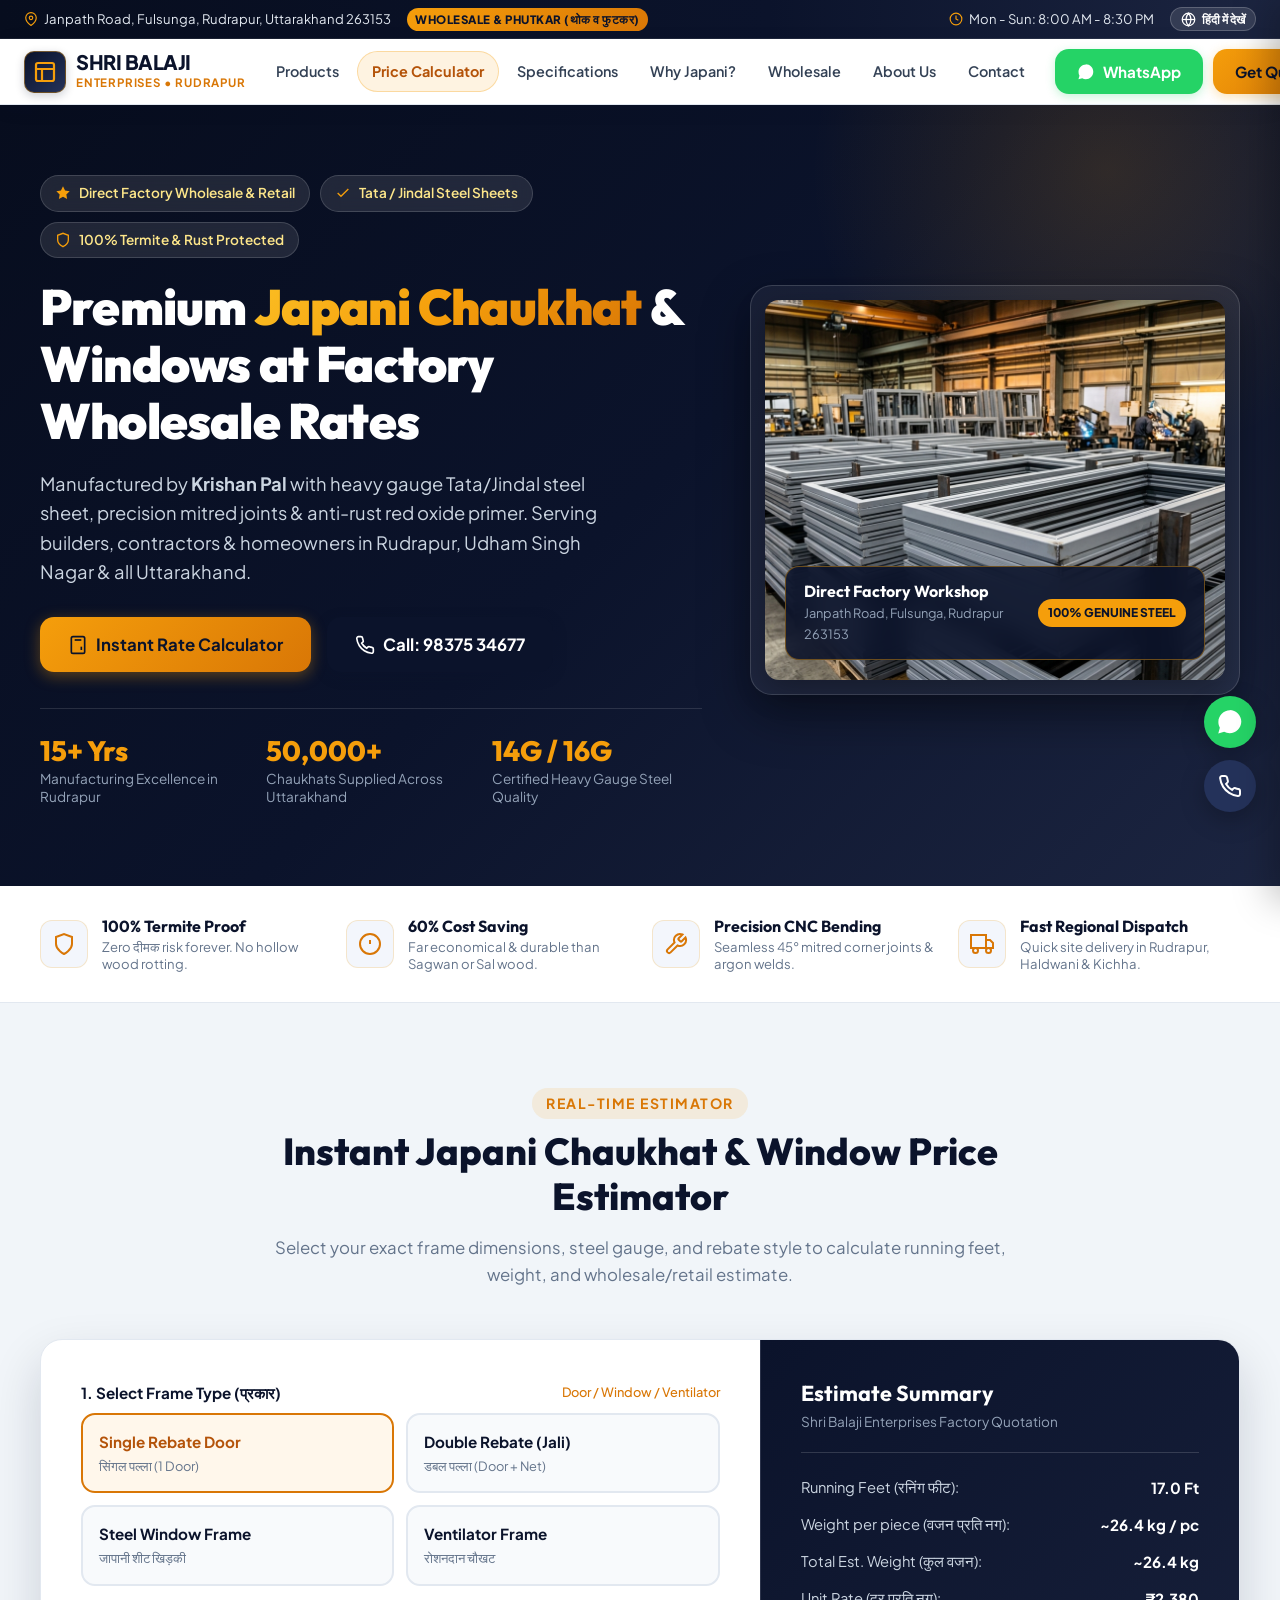
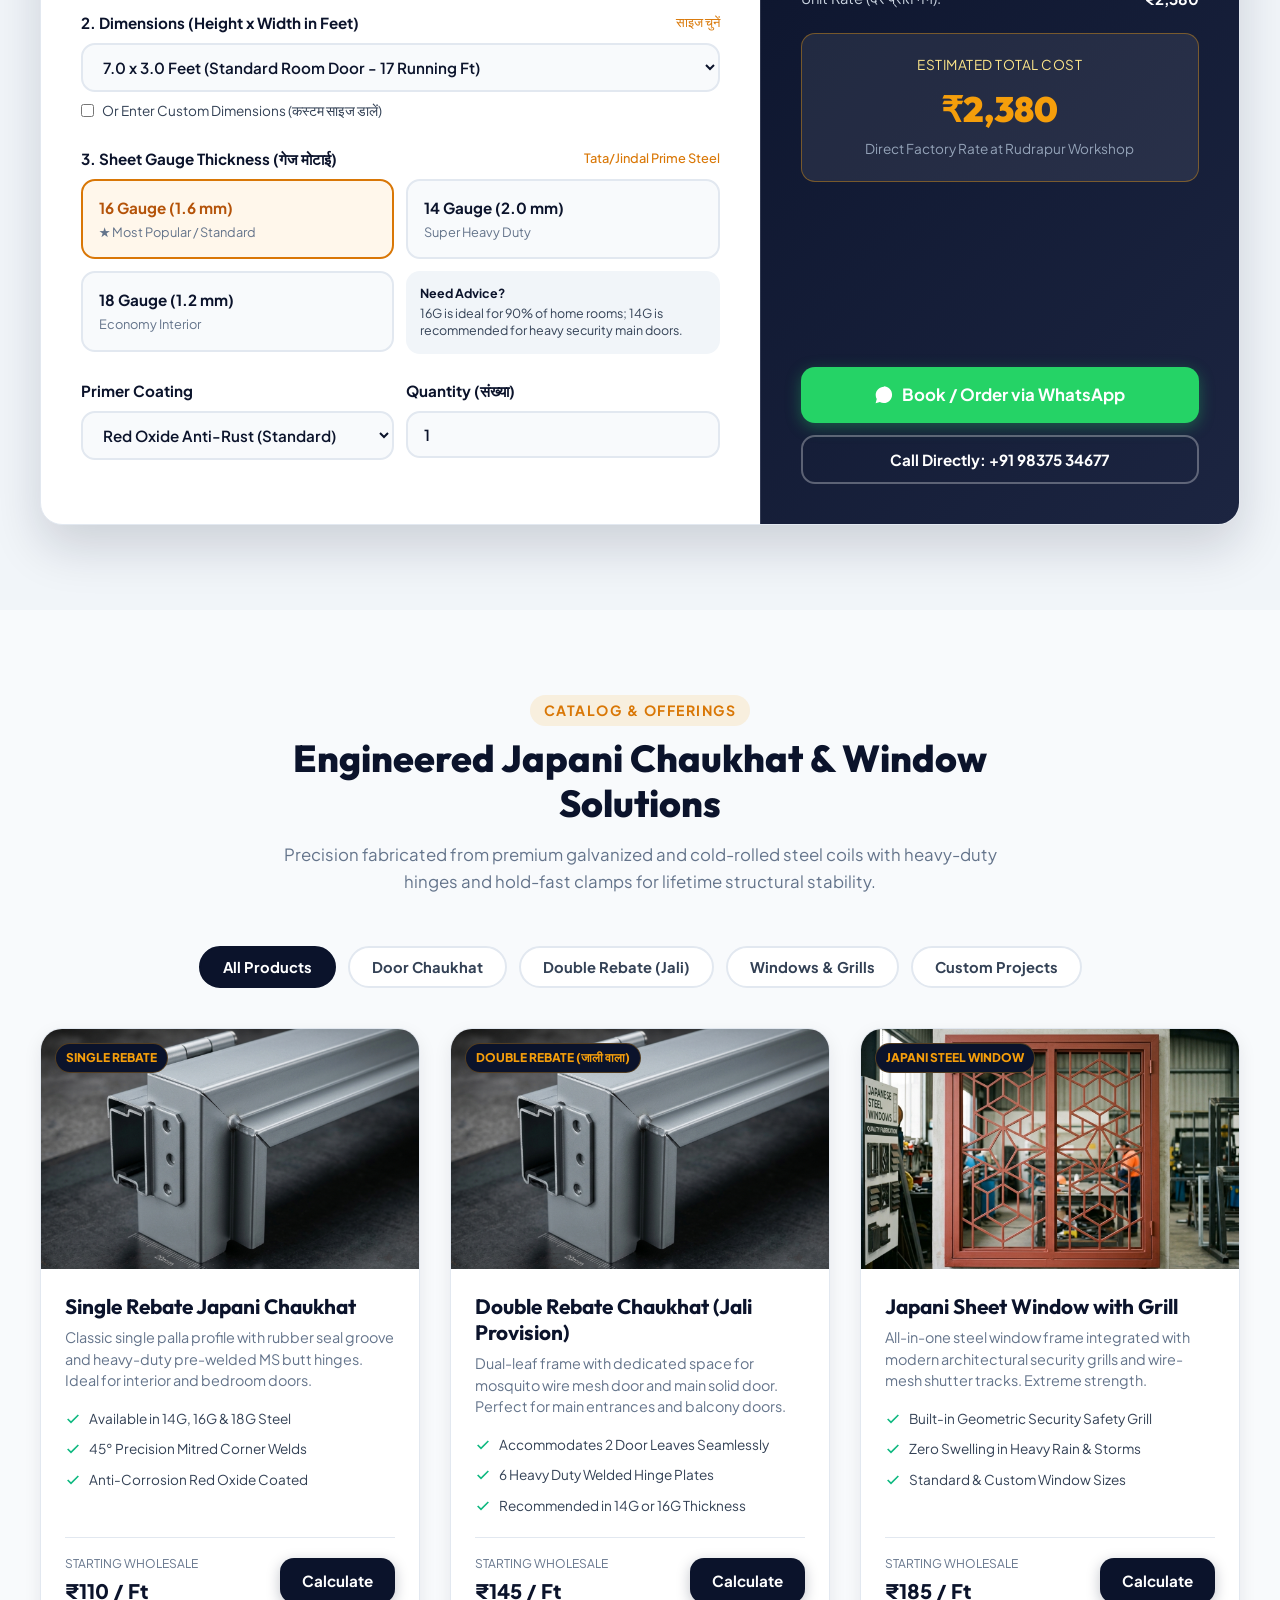
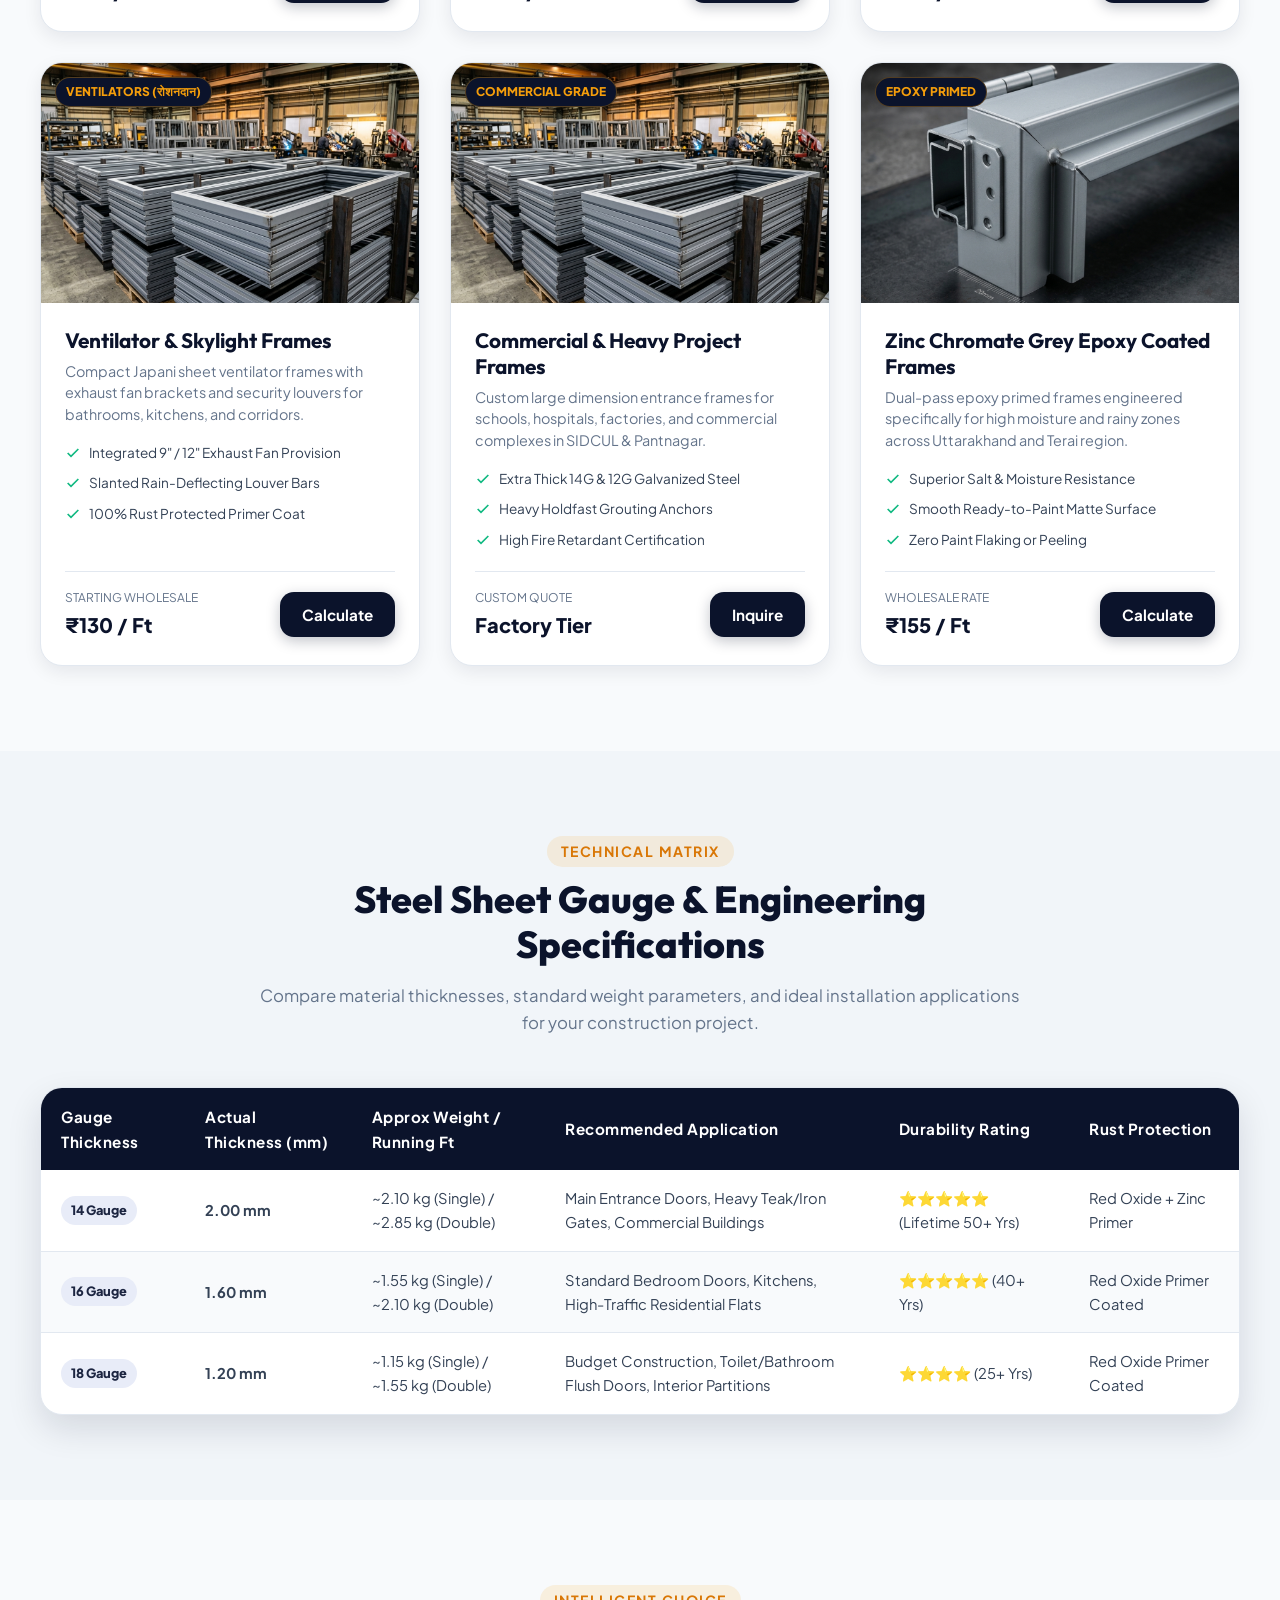
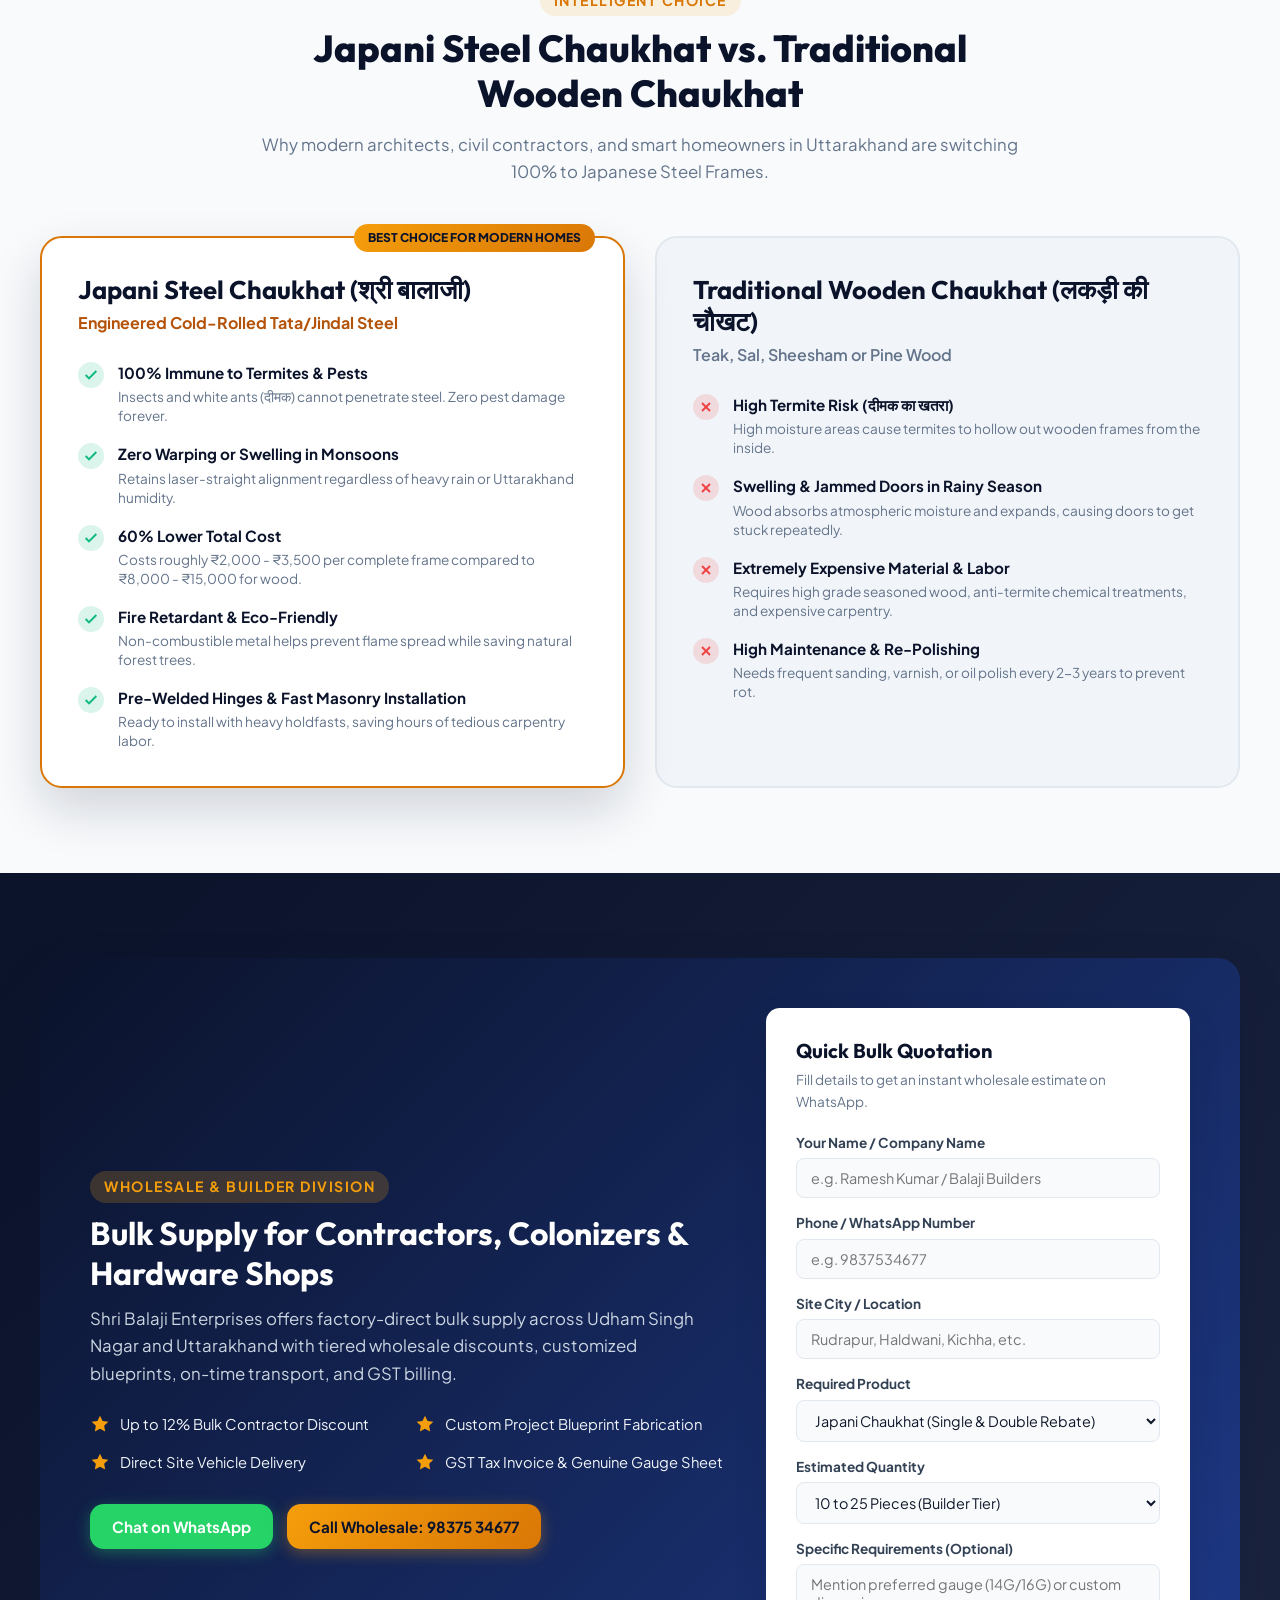
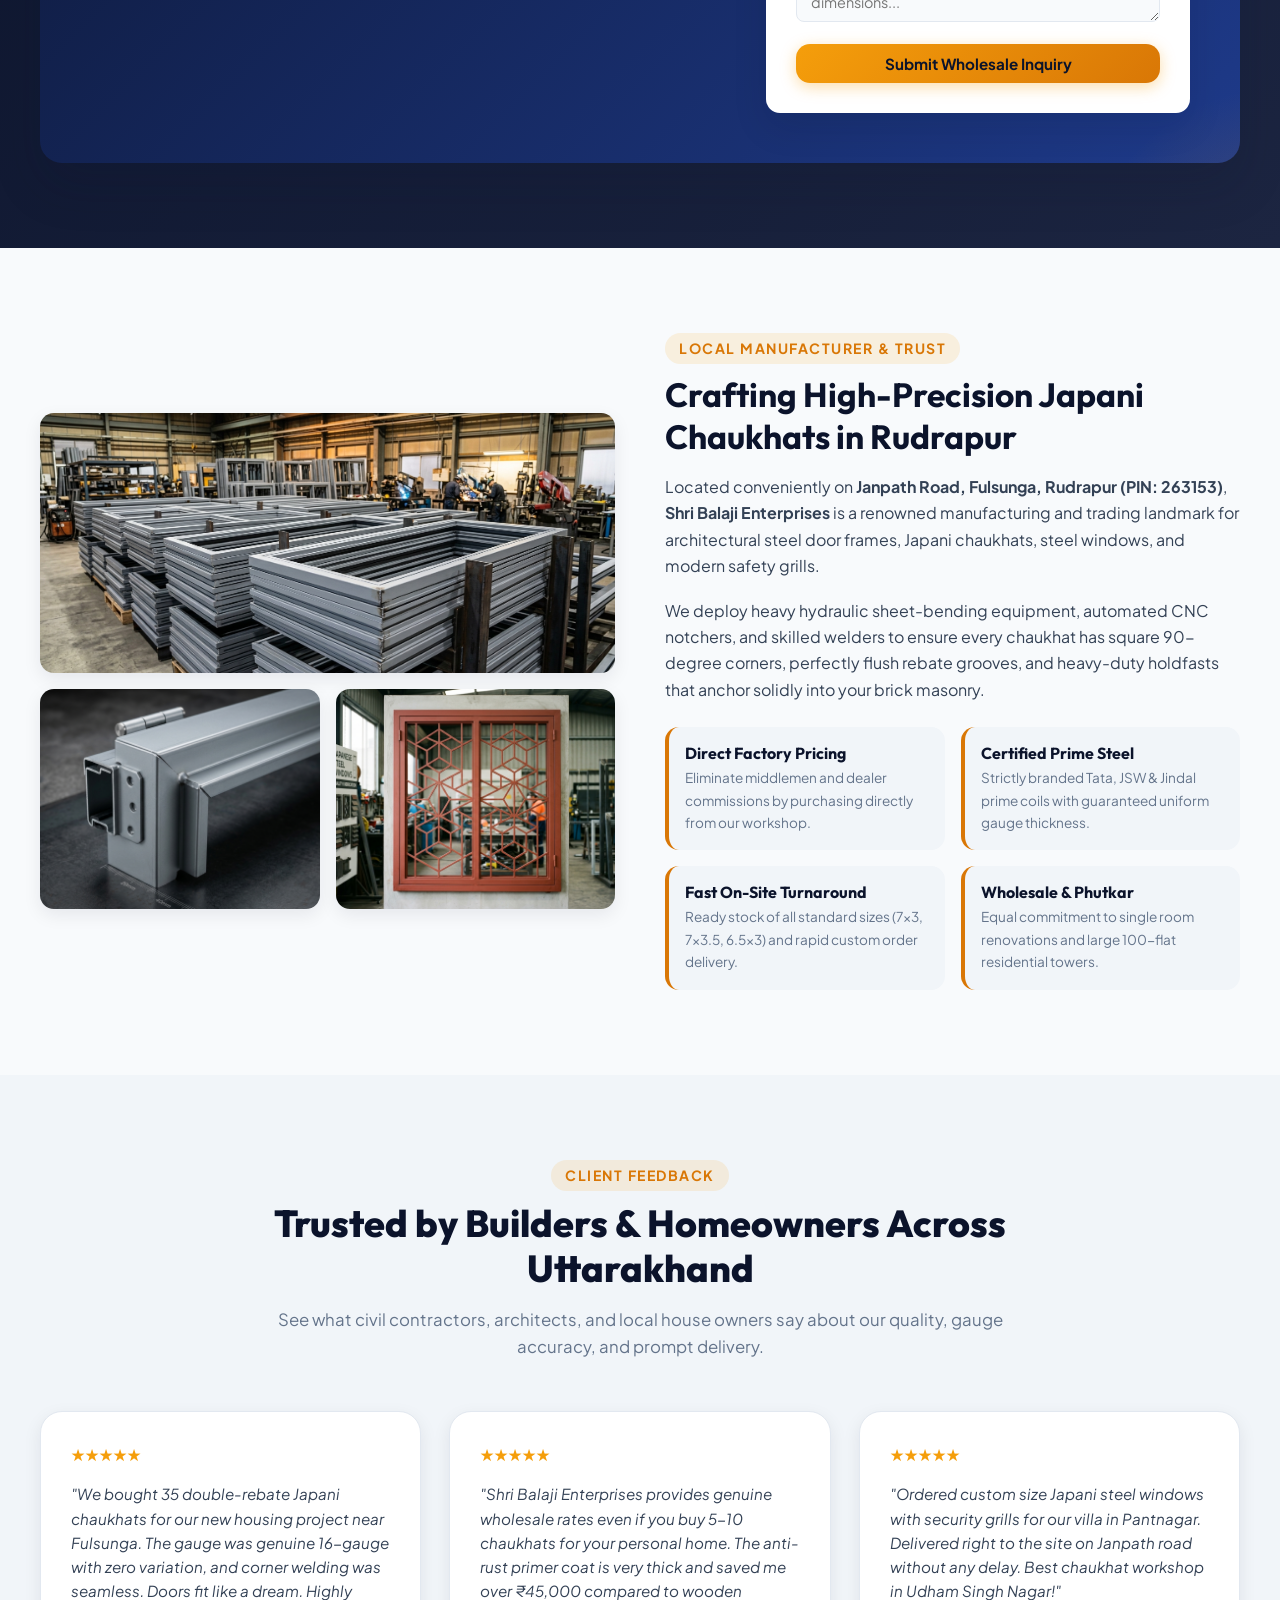
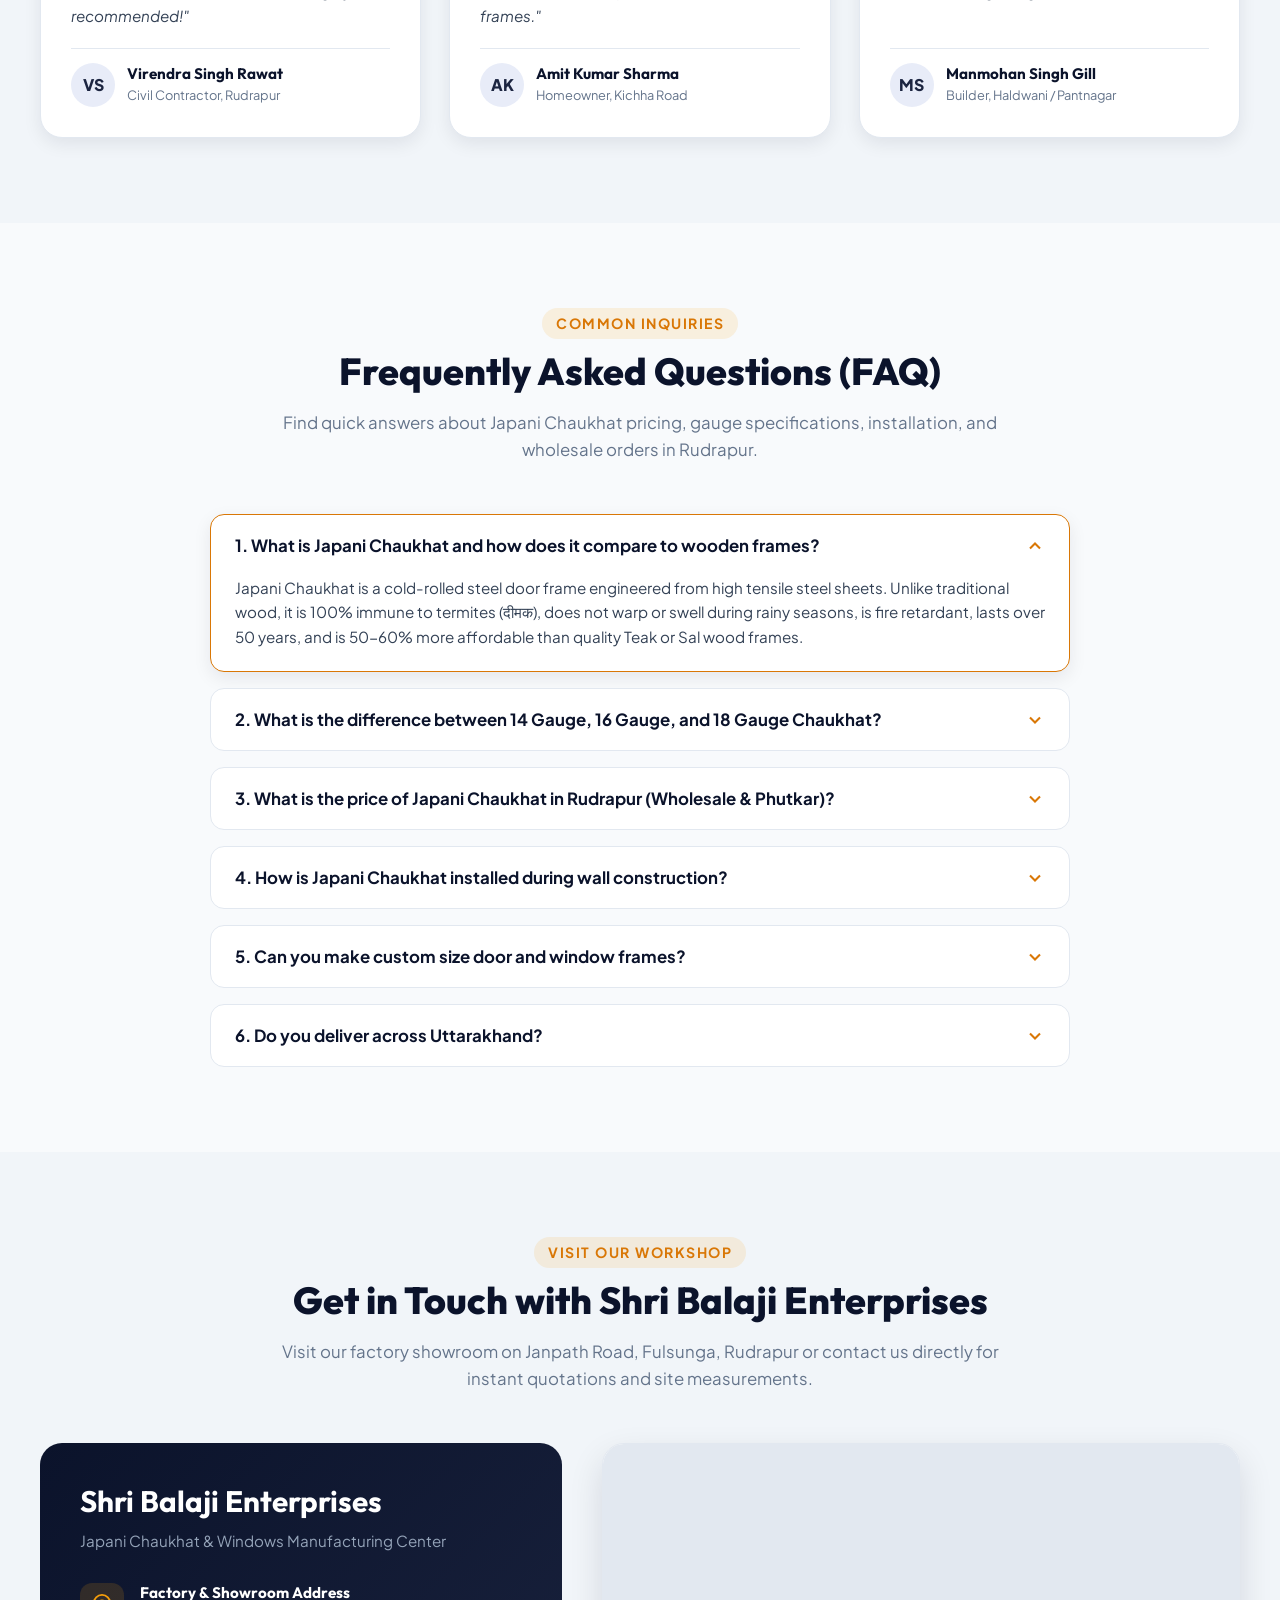
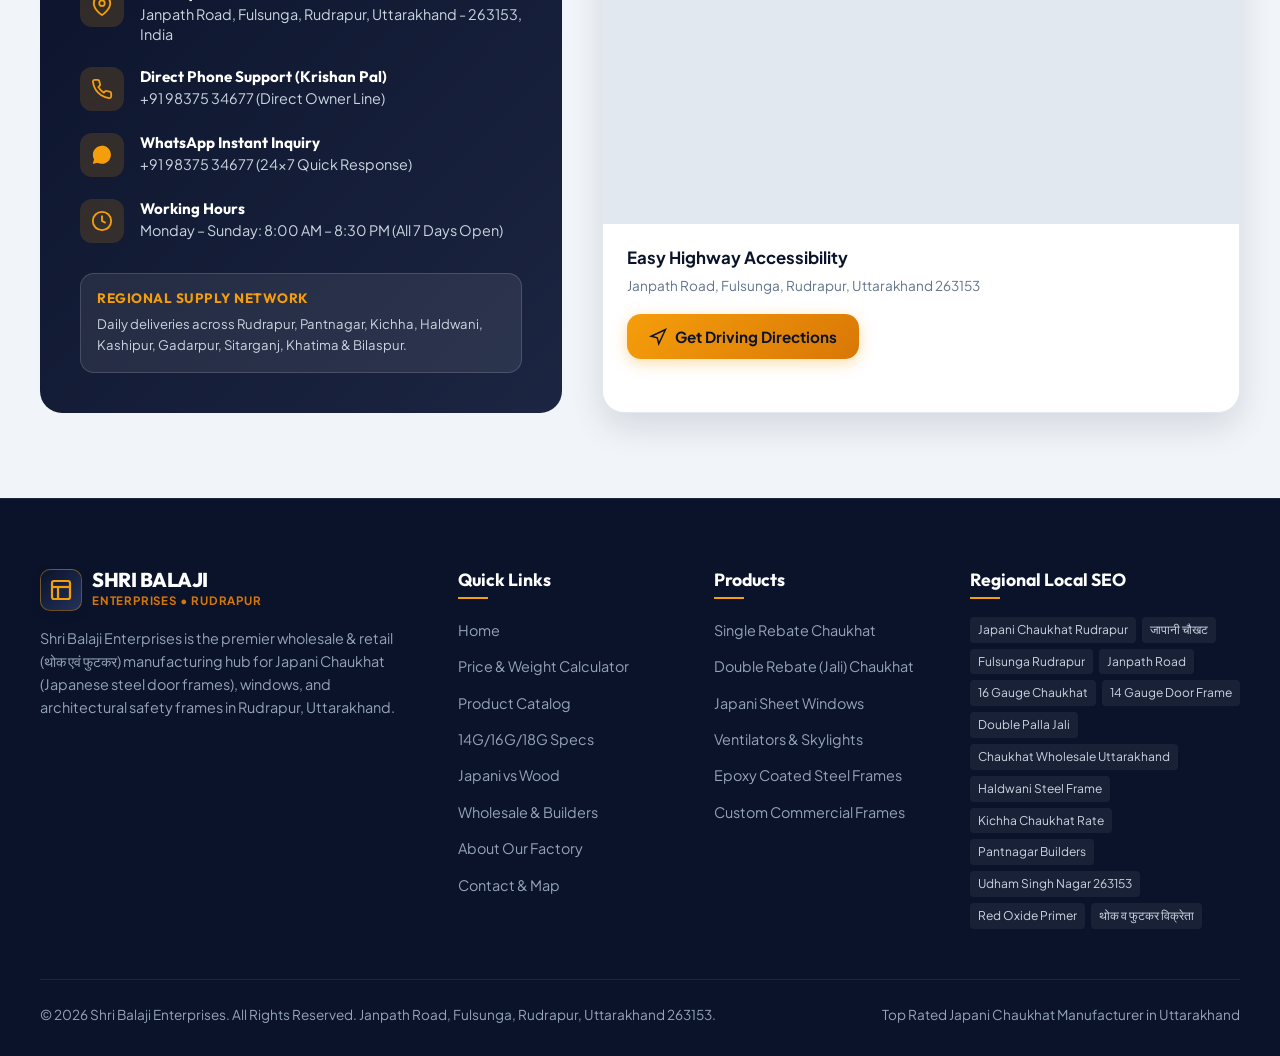
<file: index.html>
<!DOCTYPE html>
<html lang="en" data-lang="en">
<head>
  <meta charset="UTF-8">
  <meta name="viewport" content="width=device-width, initial-scale=1.0, maximum-scale=5.0">
  <meta http-equiv="X-UA-Compatible" content="ie=edge">

  <!-- Primary SEO Meta Tags -->
  <title>Shri Balaji Enterprises | Japani Chaukhat & Windows Wholesale & Retail in Rudrapur Uttarakhand</title>
  <meta name="title" content="Shri Balaji Enterprises | Japani Chaukhat & Windows Wholesale & Retail in Rudrapur Uttarakhand">
  <meta name="description" content="Shri Balaji Enterprises is the premier manufacturer & wholesale/retail (थोक व फुटकर) supplier of Japani Chaukhat (Japanese steel door frames), windows & ventilators on Janpath Road, Fulsunga, Rudrapur, Uttarakhand 263153. Premium 14G/16G/18G Tata/Jindal steel with anti-rust primer. Best factory rates!">
  <meta name="keywords" content="Japani Chaukhat Rudrapur, जापानी चौखट, Shri Balaji Enterprises Rudrapur, Japanese door frame wholesale Uttarakhand, Japani chaukhat price, steel door frame Fulsunga Janpath road, single rebate chaukhat, double rebate chaukhat with jali, 16 gauge chaukhat, 14 gauge chaukhat, Japani khidki Rudrapur, steel window manufacturer Uttarakhand, chaukhat wholesale Haldwani Kichha Pantnagar">
  <meta name="author" content="Shri Balaji Enterprises">
  <meta name="robots" content="index, follow, max-snippet:-1, max-image-preview:large, max-video-preview:-1">
  <link rel="canonical" href="https://shribalajienterprisesrudrapur.com/">

  <!-- Geo-Targeting & Local SEO Meta Tags (Rudrapur, Udham Singh Nagar, Uttarakhand) -->
  <meta name="geo.region" content="IN-UT">
  <meta name="geo.placename" content="Rudrapur, Fulsunga, Uttarakhand">
  <meta name="geo.position" content="28.9800;79.4000">
  <meta name="ICBM" content="28.9800, 79.4000">
  <meta name="zipcode" content="263153">
  <meta name="city" content="Rudrapur">
  <meta name="state" content="Uttarakhand">
  <meta name="country" content="India">

  <!-- Open Graph / Facebook -->
  <meta property="og:type" content="business.business">
  <meta property="og:url" content="https://shribalajienterprisesrudrapur.com/">
  <meta property="og:title" content="Shri Balaji Enterprises | Japani Chaukhat & Steel Windows Wholesale & Retail">
  <meta property="og:description" content="Factory direct Japani Chaukhat (Japanese steel door frames) and windows in Rudrapur, Uttarakhand. Heavy gauge, termite-proof, 50+ yr life. Wholesale & Retail.">
  <meta property="og:image" content="assets/images/hero-warehouse.jpg">
  <meta property="business:contact_data:street_address" content="Janpath Road, Fulsunga">
  <meta property="business:contact_data:locality" content="Rudrapur">
  <meta property="business:contact_data:region" content="Uttarakhand">
  <meta property="business:contact_data:postal_code" content="263153">
  <meta property="business:contact_data:country_name" content="India">

  <!-- Twitter Card -->
  <meta name="twitter:card" content="summary_large_image">
  <meta name="twitter:title" content="Shri Balaji Enterprises | Japani Chaukhat & Windows Rudrapur">
  <meta name="twitter:description" content="Direct factory wholesale & retail supplier of Japani Chaukhat and steel windows on Janpath Road, Fulsunga, Rudrapur, Uttarakhand 263153.">
  <meta name="twitter:image" content="assets/images/hero-warehouse.jpg">

  <!-- Favicon / Theme -->
  <link rel="icon" type="image/svg+xml" href="assets/icons/favicon.svg">
  <link rel="shortcut icon" href="assets/icons/favicon.svg">
  <meta name="theme-color" content="#0b132b">
  
  <!-- CSS Stylesheet -->
  <link rel="stylesheet" href="css/style.css?v=2.2.1">

  <!-- ==========================================================================
       SCHEMA.ORG STRUCTURED DATA (JSON-LD) FOR TOP GOOGLE RANKING
       ========================================================================== -->
  <script type="application/ld+json">
  {
    "@context": "https://schema.org",
    "@type": "HomeAndConstructionBusiness",
    "@id": "https://shribalajienterprisesrudrapur.com/#business",
    "name": "Shri Balaji Enterprises",
    "alternateName": "श्री बालाजी एंटरप्राइजेज",
    "image": "https://shribalajienterprisesrudrapur.com/assets/images/hero-warehouse.jpg",
    "description": "Leading manufacturer, wholesaler, and retailer of Japani Chaukhat (Japanese steel door frames), steel windows, and ventilators in Rudrapur, Uttarakhand.",
    "url": "https://shribalajienterprisesrudrapur.com/",
    "telephone": "+919837534677",
    "founder": {
      "@type": "Person",
      "name": "Krishan Pal",
      "jobTitle": "Proprietor & Founder"
    },
    "priceRange": "₹₹",
    "paymentAccepted": "Cash, UPI, Net Banking, Cheque",
    "currenciesAccepted": "INR",
    "address": {
      "@type": "PostalAddress",
      "streetAddress": "Janpath Road, Fulsunga",
      "addressLocality": "Rudrapur",
      "addressRegion": "Uttarakhand",
      "postalCode": "263153",
      "addressCountry": "IN"
    },
    "geo": {
      "@type": "GeoCoordinates",
      "latitude": 28.9800,
      "longitude": 79.4000
    },
    "openingHoursSpecification": [
      {
        "@type": "OpeningHoursSpecification",
        "dayOfWeek": ["Monday", "Tuesday", "Wednesday", "Thursday", "Friday", "Saturday", "Sunday"],
        "opens": "08:00",
        "closes": "20:30"
      }
    ],
    "areaServed": [
      { "@type": "City", "name": "Rudrapur" },
      { "@type": "City", "name": "Pantnagar" },
      { "@type": "City", "name": "Kichha" },
      { "@type": "City", "name": "Haldwani" },
      { "@type": "City", "name": "Kashipur" },
      { "@type": "City", "name": "Gadarpur" },
      { "@type": "City", "name": "Sitarganj" },
      { "@type": "City", "name": "Khatima" },
      { "@type": "City", "name": "Bilaspur" },
      { "@type": "AdministrativeArea", "name": "Udham Singh Nagar" },
      { "@type": "State", "name": "Uttarakhand" }
    ],
    "hasOfferCatalog": {
      "@type": "OfferCatalog",
      "name": "Japani Chaukhat & Windows Product Line",
      "itemListElement": [
        {
          "@type": "Offer",
          "itemOffered": {
            "@type": "Product",
            "name": "Single Rebate Japani Chaukhat (14G / 16G / 18G)",
            "description": "Standard Japanese steel door frame for single door installation with anti-rust primer and seamless argon welded joints."
          }
        },
        {
          "@type": "Offer",
          "itemOffered": {
            "@type": "Product",
            "name": "Double Rebate Japani Chaukhat with Jali Provision",
            "description": "Premium dual palla Japanese chaukhat with dedicated groove for wire mesh mosquito net door."
          }
        },
        {
          "@type": "Offer",
          "itemOffered": {
            "@type": "Product",
            "name": "Japani Sheet Steel Windows & Ventilators",
            "description": "Heavy gauge steel window frames with integrated safety grills, sunshades, and smooth corner bends."
          }
        }
      ]
    }
  }
  </script>

  <!-- FAQPage Schema for Google Rich Snippets -->
  <script type="application/ld+json">
  {
    "@context": "https://schema.org",
    "@type": "FAQPage",
    "mainEntity": [
      {
        "@type": "Question",
        "name": "What is Japani Chaukhat and why is it better than wooden frames in Rudrapur?",
        "acceptedAnswer": {
          "@type": "Answer",
          "text": "Japani Chaukhat is a modern door frame manufactured from high-grade Tata/Jindal cold-rolled steel sheets. Unlike wooden chaukhats, it never gets infected by termites (दीमक), will not swell or warp during heavy monsoon rains in Uttarakhand, is completely fireproof, lasts over 50 years, and is 50-60% cheaper than Teak or Sal wood."
        }
      },
      {
        "@type": "Question",
        "name": "What gauge sheets are used for Japani Chaukhat at Shri Balaji Enterprises?",
        "acceptedAnswer": {
          "@type": "Answer",
          "text": "At Shri Balaji Enterprises (Fulsunga, Rudrapur), we manufacture Japani Chaukhat in 14 Gauge (2.0mm - Super Heavy Duty for main entrance), 16 Gauge (1.6mm - Standard Heavy Duty for rooms), and 18 Gauge (1.2mm - Economy for interior doors). All frames undergo precision CNC bending and anti-rust primer coating."
        }
      },
      {
        "@type": "Question",
        "name": "What is the price of Japani Chaukhat in wholesale vs retail (phutkar) in Rudrapur?",
        "acceptedAnswer": {
          "@type": "Answer",
          "text": "Japani Chaukhat rates depend on running feet, gauge thickness, and whether it is single rebate or double rebate (jali wala). Shri Balaji Enterprises offers factory-direct wholesale pricing for builders and contractors with up to 12% bulk discount, as well as competitive phutkar (retail) rates for individual home builders."
        }
      },
      {
        "@type": "Question",
        "name": "What is the difference between Single Rebate and Double Rebate Chaukhat?",
        "acceptedAnswer": {
          "@type": "Answer",
          "text": "A Single Rebate (सिंगल पल्ला) Chaukhat has one groove to fit one wooden or flush door. A Double Rebate (डबल पल्ला) Chaukhat has two separate grooves: one for the main wooden/flush door and another for a wire mesh (Jali) door for insect protection and ventilation."
        }
      },
      {
        "@type": "Question",
        "name": "Where is Shri Balaji Enterprises located in Rudrapur?",
        "acceptedAnswer": {
          "@type": "Answer",
          "text": "Shri Balaji Enterprises is centrally located on Janpath Road, Fulsunga, Rudrapur, Uttarakhand 263153, easily accessible from National Highway and serving Rudrapur, Kichha, Haldwani, Pantnagar, Bilaspur, and all surrounding areas."
        }
      }
    ]
  }
  </script>

  <!-- BreadcrumbList Schema -->
  <script type="application/ld+json">
  {
    "@context": "https://schema.org",
    "@type": "BreadcrumbList",
    "itemListElement": [
      {
        "@type": "ListItem",
        "position": 1,
        "name": "Home",
        "item": "https://shribalajienterprisesrudrapur.com/"
      },
      {
        "@type": "ListItem",
        "position": 2,
        "name": "Japani Chaukhat",
        "item": "https://shribalajienterprisesrudrapur.com/#products"
      },
      {
        "@type": "ListItem",
        "position": 3,
        "name": "Price Estimator",
        "item": "https://shribalajienterprisesrudrapur.com/#calculator"
      }
    ]
  }
  </script>
</head>
<body>

  <!-- ==========================================================================
       TOP ANNOUNCEMENT BAR
       ========================================================================== -->
  <aside class="top-bar" aria-label="Announcement Bar">
    <div class="container-wide top-bar-content">
      <div class="top-bar-left">
        <div class="top-bar-item">
          <svg viewBox="0 0 24 24" fill="none" stroke="currentColor" stroke-width="2"><path d="M21 10c0 7-9 13-9 13s-9-6-9-13a9 9 0 0 1 18 0z"></path><circle cx="12" cy="10" r="3"></circle></svg>
          <span data-i18n="footerAddress">Janpath Road, Fulsunga, Rudrapur, Uttarakhand 263153</span>
        </div>
        <div class="top-bar-item">
          <span class="badge-tag" data-i18n="wholesaleRetail">Wholesale & Phutkar (थोक व फुटकर)</span>
        </div>
      </div>
      <div class="top-bar-right">
        <div class="top-bar-item">
          <svg viewBox="0 0 24 24" fill="none" stroke="currentColor" stroke-width="2"><circle cx="12" cy="12" r="10"></circle><polyline points="12 6 12 12 16 14"></polyline></svg>
          <span>Mon - Sun: 8:00 AM - 8:30 PM</span>
        </div>
        <button class="lang-switch-btn" type="button" aria-label="Switch Language">
          <svg width="15" height="15" viewBox="0 0 24 24" fill="none" stroke="currentColor" stroke-width="2"><circle cx="12" cy="12" r="10"></circle><path d="M12 2a15.3 15.3 0 0 1 4 10 15.3 15.3 0 0 1-4 10 15.3 15.3 0 0 1-4-10 15.3 15.3 0 0 1 4-10z"></path><path d="M2 12h20"></path></svg>
          <span data-i18n="langSwitchLabel">हिंदी में देखें</span>
        </button>
      </div>
    </div>
  </aside>

  <!-- ==========================================================================
       HEADER & NAVIGATION
       ========================================================================== -->
  <header class="main-header" role="banner">
    <div class="container-wide header-container">
      
      <!-- Brand Logo -->
      <a href="#home" class="brand-logo" title="Shri Balaji Enterprises - Japani Chaukhat Rudrapur">
        <div class="logo-icon">
          <svg width="24" height="24" viewBox="0 0 24 24" fill="none" stroke="currentColor" stroke-width="2.2" stroke-linecap="round" stroke-linejoin="round">
            <rect x="3" y="3" width="18" height="18" rx="2" ry="2"></rect>
            <line x1="3" y1="9" x2="21" y2="9"></line>
            <line x1="9" y1="21" x2="9" y2="9"></line>
          </svg>
        </div>
        <div class="brand-names">
          <span class="brand-title">SHRI BALAJI</span>
          <span class="brand-subtitle">ENTERPRISES • RUDRAPUR</span>
        </div>
      </a>

      <!-- Streamlined Desktop Navigation -->
      <nav class="desktop-nav" role="navigation" aria-label="Primary Navigation">
        <ul class="nav-menu">
          <li><a href="#products" class="nav-link" data-i18n="navProducts">Products</a></li>
          <li><a href="#calculator" class="nav-link highlight-pill" data-i18n="navCalculator">Price Calculator</a></li>
          <li><a href="#specs" class="nav-link" data-i18n="navSpecs">Specifications</a></li>
          <li><a href="#vs-wood" class="nav-link" data-i18n="navVsWood">Why Japani?</a></li>
          <li><a href="#wholesale" class="nav-link" data-i18n="navWholesale">Wholesale</a></li>
          <li><a href="#about" class="nav-link" data-i18n="navAbout">About Us</a></li>
          <li><a href="#contact" class="nav-link" data-i18n="navContact">Contact</a></li>
        </ul>
      </nav>

      <!-- Header Action Controls -->
      <div class="header-cta-group">
        <a href="https://wa.me/919837534677?text=Hello%20Shri%20Balaji%20Enterprises,%20I%20am%20interested%20in%20Japani%20Chaukhat%20and%20Windows%20rates." class="btn btn-whatsapp-pill" target="_blank" rel="noopener noreferrer">
          <svg width="18" height="18" viewBox="0 0 24 24" fill="currentColor"><path d="M12.031 6.172c-3.181 0-5.767 2.586-5.768 5.766-.001 1.298.38 2.27 1.019 3.287l-.582 2.128 2.182-.573c.978.58 1.911.928 3.145.929 3.178 0 5.767-2.587 5.768-5.766.001-3.187-2.575-5.771-5.764-5.771zm3.392 8.244c-.144.405-.837.774-1.17.824-.299.045-.677.063-1.092-.069-.252-.08-.575-.187-.988-.365-1.739-.751-2.874-2.502-2.961-2.617-.087-.116-.708-.94-.708-1.793s.448-1.273.607-1.446c.159-.173.346-.217.462-.217l.332.006c.106.005.249-.04.39.298.144.347.491 1.2.534 1.287.043.087.072.188.014.304-.058.116-.087.188-.173.289l-.26.304c-.087.086-.177.18-.076.354.101.174.449.741.964 1.201.662.591 1.221.774 1.394.86.174.086.275.072.376-.043.101-.116.433-.506.549-.68.116-.173.231-.144.39-.086s1.011.477 1.184.564.289.13.332.202c.045.072.045.42-.099.825zm-3.392-12.416c-5.523 0-10 4.477-10 10 0 1.767.458 3.427 1.26 4.872l-1.34 4.898 5.032-1.32c1.402.766 3.006 1.196 4.71 1.196 5.523 0 10-4.477 10-10s-4.477-10-10-10z"/></svg>
          <span data-i18n="btnWhatsApp">WhatsApp</span>
        </a>
        
        <a href="#calculator" class="btn btn-quote-compact desktop-only" data-i18n="btnGetQuote">Get Quote</a>

        <!-- Quick Call Mobile Button -->
        <a href="tel:+919837534677" class="btn-icon-circle mobile-only-btn" title="Call Shri Balaji Enterprises (Krishan Pal)" aria-label="Call Shri Balaji Enterprises">
          <svg width="18" height="18" viewBox="0 0 24 24" fill="none" stroke="currentColor" stroke-width="2"><path d="M22 16.92v3a2 2 0 0 1-2.18 2 19.79 19.79 0 0 1-8.63-3.07 19.5 19.5 0 0 1-6-6 19.79 19.79 0 0 1-3.07-8.67A2 2 0 0 1 4.11 2h3a2 2 0 0 1 2 1.72 12.84 12.84 0 0 0 .7 2.81 2 2 0 0 1-.45 2.11L8.09 9.91a16 16 0 0 0 6 6l1.27-1.27a2 2 0 0 1 2.11-.45 12.84 12.84 0 0 0 2.81.7A2 2 0 0 1 22 16.92z"></path></svg>
        </a>

        <!-- Mobile Hamburger Button -->
        <button class="mobile-hamburger-btn" type="button" aria-label="Toggle navigation menu" aria-expanded="false" id="mobileMenuTrigger">
          <span class="hamburger-line line-1"></span>
          <span class="hamburger-line line-2"></span>
          <span class="hamburger-line line-3"></span>
        </button>
      </div>
    </div>
  </header>

  <!-- ==========================================================================
       MOBILE OFF-CANVAS SLIDE-OUT DRAWER
       ========================================================================== -->
  <div class="mobile-drawer-overlay" id="mobileDrawerOverlay"></div>
  <aside class="mobile-drawer-panel" id="mobileDrawerPanel" aria-label="Mobile Navigation Drawer">
    <div class="drawer-header">
      <div class="brand-logo">
        <div class="logo-icon small">
          <svg width="20" height="20" viewBox="0 0 24 24" fill="none" stroke="currentColor" stroke-width="2.2">
            <rect x="3" y="3" width="18" height="18" rx="2"></rect>
            <line x1="3" y1="9" x2="21" y2="9"></line>
            <line x1="9" y1="21" x2="9" y2="9"></line>
          </svg>
        </div>
        <div class="brand-names">
          <span class="brand-title" style="font-size:1.15rem;">SHRI BALAJI</span>
          <span class="brand-subtitle" style="font-size:0.7rem;">KRISHAN PAL • RUDRAPUR</span>
        </div>
      </div>
      <button class="drawer-close-btn" id="drawerCloseBtn" aria-label="Close menu">✕</button>
    </div>

    <!-- Language selector inside drawer -->
    <div class="drawer-lang-strip">
      <button class="lang-switch-btn drawer-lang-btn" type="button">
        <svg width="15" height="15" viewBox="0 0 24 24" fill="none" stroke="currentColor" stroke-width="2"><circle cx="12" cy="12" r="10"></circle><path d="M12 2a15.3 15.3 0 0 1 4 10 15.3 15.3 0 0 1-4 10 15.3 15.3 0 0 1-4-10 15.3 15.3 0 0 1-4-10 15.3 15.3 0 0 1 4-10z"></path><path d="M2 12h20"></path></svg>
        <span data-i18n="langSwitchLabel">हिंदी में देखें</span>
      </button>
      <span class="drawer-badge">Janpath Rd, Fulsunga</span>
    </div>

    <!-- Navigation links with icons -->
    <nav class="drawer-nav">
      <a href="#home" class="drawer-link active">
        <svg viewBox="0 0 24 24" fill="none" stroke="currentColor" stroke-width="2"><path d="M3 9l9-7 9 7v11a2 2 0 0 1-2 2H5a2 2 0 0 1-2-2z"></path><polyline points="9 22 9 12 15 12 15 22"></polyline></svg>
        <span data-i18n="navHome">Home</span>
      </a>
      <a href="#calculator" class="drawer-link highlight">
        <svg viewBox="0 0 24 24" fill="none" stroke="currentColor" stroke-width="2"><rect x="4" y="2" width="16" height="20" rx="2"></rect><line x1="8" y1="6" x2="16" y2="6"></line><line x1="16" y1="14" x2="16" y2="18"></line><path d="M16 10h.01"></path><path d="M12 10h.01"></path><path d="M8 10h.01"></path><path d="M12 14h.01"></path><path d="M8 14h.01"></path><path d="M12 18h.01"></path><path d="M8 18h.01"></path></svg>
        <span data-i18n="navCalculator">Price Calculator</span>
      </a>
      <a href="#products" class="drawer-link">
        <svg viewBox="0 0 24 24" fill="none" stroke="currentColor" stroke-width="2"><rect x="3" y="3" width="7" height="7"></rect><rect x="14" y="3" width="7" height="7"></rect><rect x="14" y="14" width="7" height="7"></rect><rect x="3" y="14" width="7" height="7"></rect></svg>
        <span data-i18n="navProducts">Products & Catalog</span>
      </a>
      <a href="#specs" class="drawer-link">
        <svg viewBox="0 0 24 24" fill="none" stroke="currentColor" stroke-width="2"><path d="M14 2H6a2 2 0 0 0-2 2v16a2 2 0 0 0 2 2h12a2 2 0 0 0 2-2V8z"></path><polyline points="14 2 14 8 20 8"></polyline><line x1="16" y1="13" x2="8" y2="13"></line><line x1="16" y1="17" x2="8" y2="17"></line><polyline points="10 9 9 9 8 9"></polyline></svg>
        <span data-i18n="navSpecs">14G/16G/18G Specs</span>
      </a>
      <a href="#vs-wood" class="drawer-link">
        <svg viewBox="0 0 24 24" fill="none" stroke="currentColor" stroke-width="2"><polyline points="20 6 9 17 4 12"></polyline></svg>
        <span data-i18n="navVsWood">Why Japani vs Wood?</span>
      </a>
      <a href="#wholesale" class="drawer-link">
        <svg viewBox="0 0 24 24" fill="none" stroke="currentColor" stroke-width="2"><rect x="1" y="3" width="15" height="13"></rect><polygon points="16 8 20 8 23 11 23 16 16 16 8"></polygon><circle cx="5.5" cy="18.5" r="2.5"></circle><circle cx="18.5" cy="18.5" r="2.5"></circle></svg>
        <span data-i18n="navWholesale">Wholesale & Contractors</span>
      </a>
      <a href="#about" class="drawer-link">
        <svg viewBox="0 0 24 24" fill="none" stroke="currentColor" stroke-width="2"><circle cx="12" cy="12" r="10"></circle><line x1="12" y1="16" x2="12" y2="12"></line><line x1="12" y1="8" x2="12.01" y2="8"></line></svg>
        <span data-i18n="navAbout">About Workshop</span>
      </a>
      <a href="#faq" class="drawer-link">
        <svg viewBox="0 0 24 24" fill="none" stroke="currentColor" stroke-width="2"><circle cx="12" cy="12" r="10"></circle><path d="M9.09 9a3 3 0 0 1 5.83 1c0 2-3 3-3 3"></path><line x1="12" y1="17" x2="12.01" y2="17"></line></svg>
        <span data-i18n="navFaq">FAQs</span>
      </a>
      <a href="#contact" class="drawer-link">
        <svg viewBox="0 0 24 24" fill="none" stroke="currentColor" stroke-width="2"><path d="M21 10c0 7-9 13-9 13s-9-6-9-13a9 9 0 0 1 18 0z"></path><circle cx="12" cy="10" r="3"></circle></svg>
        <span data-i18n="navContact">Location & Contact</span>
      </a>
    </nav>

    <!-- Bottom Contact Actions in Drawer -->
    <div class="drawer-footer">
      <a href="tel:+919837534677" class="btn btn-navy" style="width:100%; justify-content:center;">
        <svg width="18" height="18" viewBox="0 0 24 24" fill="none" stroke="currentColor" stroke-width="2"><path d="M22 16.92v3a2 2 0 0 1-2.18 2 19.79 19.79 0 0 1-8.63-3.07 19.5 19.5 0 0 1-6-6 19.79 19.79 0 0 1-3.07-8.67A2 2 0 0 1 4.11 2h3a2 2 0 0 1 2 1.72 12.84 12.84 0 0 0 .7 2.81 2 2 0 0 1-.45 2.11L8.09 9.91a16 16 0 0 0 6 6l1.27-1.27a2 2 0 0 1 2.11-.45 12.84 12.84 0 0 0 2.81.7A2 2 0 0 1 22 16.92z"></path></svg>
        <span>Call: 98375 34677 (Krishan Pal)</span>
      </a>
      <a href="https://wa.me/919837534677?text=Hello%20Shri%20Balaji%20Enterprises,%20I%20am%20interested%20in%20Japani%20Chaukhat%20rates." class="btn btn-whatsapp" style="width:100%; justify-content:center;" target="_blank" rel="noopener">
        <svg width="18" height="18" viewBox="0 0 24 24" fill="currentColor"><path d="M12.031 6.172c-3.181 0-5.767 2.586-5.768 5.766-.001 1.298.38 2.27 1.019 3.287l-.582 2.128 2.182-.573c.978.58 1.911.928 3.145.929 3.178 0 5.767-2.587 5.768-5.766.001-3.187-2.575-5.771-5.764-5.771zm3.392 8.244c-.144.405-.837.774-1.17.824-.299.045-.677.063-1.092-.069-.252-.08-.575-.187-.988-.365-1.739-.751-2.874-2.502-2.961-2.617-.087-.116-.708-.94-.708-1.793s.448-1.273.607-1.446c.159-.173.346-.217.462-.217l.332.006c.106.005.249-.04.39.298.144.347.491 1.2.534 1.287.043.087.072.188.014.304-.058.116-.087.188-.173.289l-.26.304c-.087.086-.177.18-.076.354.101.174.449.741.964 1.201.662.591 1.221.774 1.394.86.174.086.275.072.376-.043.101-.116.433-.506.549-.68.116-.173.231-.144.39-.086s1.011.477 1.184.564.289.13.332.202c.045.072.045.42-.099.825zm-3.392-12.416c-5.523 0-10 4.477-10 10 0 1.767.458 3.427 1.26 4.872l-1.34 4.898 5.032-1.32c1.402.766 3.006 1.196 4.71 1.196 5.523 0 10-4.477 10-10s-4.477-10-10-10z"/></svg>
        <span>Instant WhatsApp</span>
      </a>
    </div>
  </aside>

  <main>
    <!-- ==========================================================================
         HERO SECTION
         ========================================================================== -->
    <section id="home" class="hero-section" aria-label="Hero Introduction">
      <div class="container hero-grid">
        <div class="hero-content">
          <div class="hero-badges">
            <span class="hero-badge-item">
              <svg viewBox="0 0 24 24" fill="currentColor"><path d="M12 2l3.09 6.26L22 9.27l-5 4.87 1.18 6.88L12 17.77l-6.18 3.25L7 14.14 2 9.27l6.91-1.01L12 2z"></path></svg>
              <span data-i18n="heroBadge1">Direct Factory Wholesale & Retail</span>
            </span>
            <span class="hero-badge-item">
              <svg viewBox="0 0 24 24" fill="none" stroke="currentColor" stroke-width="2"><polyline points="20 6 9 17 4 12"></polyline></svg>
              <span data-i18n="heroBadge2">Tata / Jindal Steel Sheets</span>
            </span>
            <span class="hero-badge-item">
              <svg viewBox="0 0 24 24" fill="none" stroke="currentColor" stroke-width="2"><path d="M12 22s8-4 8-10V5l-8-3-8 3v7c0 6 8 10 8 10z"></path></svg>
              <span data-i18n="heroBadge3">100% Termite & Rust Protected</span>
            </span>
          </div>

          <h1 class="hero-title" data-i18n="heroTitle">
            Premium <span class="highlight">Japani Chaukhat</span> & Windows at Factory Wholesale Rates
          </h1>

          <p class="hero-subtitle" data-i18n="heroSubtitle">
            Manufactured by <strong>Krishan Pal</strong> with heavy gauge Tata/Jindal steel sheet, precision mitred joints & anti-rust red oxide primer. Serving builders, contractors & homeowners in Rudrapur, Udham Singh Nagar & all Uttarakhand.
          </p>

          <div class="hero-cta-buttons">
            <a href="#calculator" class="btn btn-primary btn-lg">
              <svg width="20" height="20" viewBox="0 0 24 24" fill="none" stroke="currentColor" stroke-width="2"><rect x="4" y="2" width="16" height="20" rx="2"></rect><line x1="8" y1="6" x2="16" y2="6"></line><line x1="16" y1="14" x2="16" y2="18"></line><path d="M16 10h.01"></path><path d="M12 10h.01"></path><path d="M8 10h.01"></path><path d="M12 14h.01"></path><path d="M8 14h.01"></path><path d="M12 18h.01"></path><path d="M8 18h.01"></path></svg>
              <span>Instant Rate Calculator</span>
            </a>
            <a href="tel:+919837534677" class="btn btn-navy btn-lg">
              <svg width="20" height="20" viewBox="0 0 24 24" fill="none" stroke="currentColor" stroke-width="2"><path d="M22 16.92v3a2 2 0 0 1-2.18 2 19.79 19.79 0 0 1-8.63-3.07 19.5 19.5 0 0 1-6-6 19.79 19.79 0 0 1-3.07-8.67A2 2 0 0 1 4.11 2h3a2 2 0 0 1 2 1.72 12.84 12.84 0 0 0 .7 2.81 2 2 0 0 1-.45 2.11L8.09 9.91a16 16 0 0 0 6 6l1.27-1.27a2 2 0 0 1 2.11-.45 12.84 12.84 0 0 0 2.81.7A2 2 0 0 1 22 16.92z"></path></svg>
              <span>Call: 98375 34677</span>
            </a>
          </div>

          <div class="hero-trust-metrics">
            <div class="trust-metric-item">
              <h4>15+ Yrs</h4>
              <p>Manufacturing Excellence in Rudrapur</p>
            </div>
            <div class="trust-metric-item">
              <h4>50,000+</h4>
              <p>Chaukhats Supplied Across Uttarakhand</p>
            </div>
            <div class="trust-metric-item">
              <h4>14G / 16G</h4>
              <p>Certified Heavy Gauge Steel Quality</p>
            </div>
          </div>
        </div>

        <div class="hero-media-card">
          <div class="hero-image-wrapper">
            <img src="assets/images/hero-warehouse.jpg" alt="Shri Balaji Enterprises Japani Chaukhat Fabrication Warehouse Rudrapur" width="600" height="380" loading="eager">
            <div class="hero-floating-tag">
              <div class="floating-tag-text">
                <h5>Direct Factory Workshop</h5>
                <p>Janpath Road, Fulsunga, Rudrapur 263153</p>
              </div>
              <span class="verified-stamp">100% Genuine Steel</span>
            </div>
          </div>
        </div>
      </div>
    </section>

    <!-- ==========================================================================
         BENEFIT STRIP
         ========================================================================== -->
    <section class="benefit-strip" aria-label="Core Advantages">
      <div class="container benefit-grid">
        <div class="benefit-card">
          <div class="benefit-icon">
            <svg viewBox="0 0 24 24" fill="none" stroke="currentColor" stroke-width="2"><path d="M12 22s8-4 8-10V5l-8-3-8 3v7c0 6 8 10 8 10z"></path></svg>
          </div>
          <div class="benefit-info">
            <h4>100% Termite Proof</h4>
            <p>Zero दीमक risk forever. No hollow wood rotting.</p>
          </div>
        </div>

        <div class="benefit-card">
          <div class="benefit-icon">
            <svg viewBox="0 0 24 24" fill="none" stroke="currentColor" stroke-width="2"><circle cx="12" cy="12" r="10"></circle><line x1="12" y1="8" x2="12" y2="12"></line><line x1="12" y1="16" x2="12.01" y2="16"></line></svg>
          </div>
          <div class="benefit-info">
            <h4>60% Cost Saving</h4>
            <p>Far economical & durable than Sagwan or Sal wood.</p>
          </div>
        </div>

        <div class="benefit-card">
          <div class="benefit-icon">
            <svg viewBox="0 0 24 24" fill="none" stroke="currentColor" stroke-width="2"><path d="M14.7 6.3a1 1 0 0 0 0 1.4l1.6 1.6a1 1 0 0 0 1.4 0l3.77-3.77a6 6 0 0 1-7.94 7.94l-6.91 6.91a2.12 2.12 0 0 1-3-3l6.91-6.91a6 6 0 0 1 7.94-7.94l-3.76 3.76z"></path></svg>
          </div>
          <div class="benefit-info">
            <h4>Precision CNC Bending</h4>
            <p>Seamless 45° mitred corner joints & argon welds.</p>
          </div>
        </div>

        <div class="benefit-card">
          <div class="benefit-icon">
            <svg viewBox="0 0 24 24" fill="none" stroke="currentColor" stroke-width="2"><rect x="1" y="3" width="15" height="13"></rect><polygon points="16 8 20 8 23 11 23 16 16 16 16 8"></polygon><circle cx="5.5" cy="18.5" r="2.5"></circle><circle cx="18.5" cy="18.5" r="2.5"></circle></svg>
          </div>
          <div class="benefit-info">
            <h4>Fast Regional Dispatch</h4>
            <p>Quick site delivery in Rudrapur, Haldwani & Kichha.</p>
          </div>
        </div>
      </div>
    </section>

    <!-- ==========================================================================
         INTERACTIVE PRICE & WEIGHT CALCULATOR
         ========================================================================== -->
    <section id="calculator" class="section section-bg-alt" aria-label="Interactive Price Estimator">
      <div class="container">
        <div class="section-header">
          <span class="section-subtitle">Real-Time Estimator</span>
          <h2 class="section-title" data-i18n="calcTitle">Instant Japani Chaukhat & Window Price Estimator</h2>
          <p class="section-desc" data-i18n="calcSubtitle">
            Select your exact frame dimensions, steel gauge, and rebate style to calculate running feet, weight, and wholesale/retail estimate.
          </p>
        </div>

        <div class="calculator-container">
          <!-- Left: Input Controls -->
          <form id="chaukhatCalcForm" class="calc-form-pane" onsubmit="return false;">
            
            <!-- Frame Type Selection -->
            <div class="calc-group">
              <label class="calc-label">
                <span>1. Select Frame Type (प्रकार)</span>
                <span class="calc-label-hint">Door / Window / Ventilator</span>
              </label>
              <div class="calc-grid-options">
                <div class="calc-radio-card">
                  <input type="radio" id="typeSingle" name="frameType" value="single" checked>
                  <label for="typeSingle" class="calc-card-label">
                    <strong>Single Rebate Door</strong>
                    <span>सिंगल पल्ला (1 Door)</span>
                  </label>
                </div>
                <div class="calc-radio-card">
                  <input type="radio" id="typeDouble" name="frameType" value="double">
                  <label for="typeDouble" class="calc-card-label">
                    <strong>Double Rebate (Jali)</strong>
                    <span>डबल पल्ला (Door + Net)</span>
                  </label>
                </div>
                <div class="calc-radio-card">
                  <input type="radio" id="typeWindow" name="frameType" value="window">
                  <label for="typeWindow" class="calc-card-label">
                    <strong>Steel Window Frame</strong>
                    <span>जापानी शीट खिड़की</span>
                  </label>
                </div>
                <div class="calc-radio-card">
                  <input type="radio" id="typeVent" name="frameType" value="ventilator">
                  <label for="typeVent" class="calc-card-label">
                    <strong>Ventilator Frame</strong>
                    <span>रोशनदान चौखट</span>
                  </label>
                </div>
              </div>
            </div>

            <!-- Dimensions -->
            <div class="calc-group">
              <label class="calc-label" for="standardSizeSelect">
                <span>2. Dimensions (Height x Width in Feet)</span>
                <span class="calc-label-hint">साइज चुनें</span>
              </label>
              <select id="standardSizeSelect" class="calc-select">
                <option value="7x3" selected>7.0 x 3.0 Feet (Standard Room Door - 17 Running Ft)</option>
                <option value="7x3.5">7.0 x 3.5 Feet (Main Entrance Large - 17.5 Running Ft)</option>
                <option value="7x2.5">7.0 x 2.5 Feet (Bathroom / Toilet Door - 16.5 Running Ft)</option>
                <option value="6.5x3">6.5 x 3.0 Feet (Compact Bedroom Door - 16 Running Ft)</option>
                <option value="5x4">5.0 x 4.0 Feet (Standard Window - 18 Running Ft)</option>
                <option value="4x3">4.0 x 3.0 Feet (Medium Window - 14 Running Ft)</option>
                <option value="2x1.5">2.0 x 1.5 Feet (Ventilator / Skylight - 7 Running Ft)</option>
              </select>

              <label class="custom-dimension-toggle">
                <input type="checkbox" id="customDimensionCheck">
                <span>Or Enter Custom Dimensions (कस्टम साइज डालें)</span>
              </label>

              <div id="customDimensionsRow" class="dimension-inputs-row" style="display: none;">
                <div>
                  <label style="font-size:0.8rem; font-weight:600; color:var(--steel-700);">Height (Feet):</label>
                  <input type="number" id="customHeight" class="calc-input" value="7" min="1" max="15" step="0.25">
                </div>
                <div>
                  <label style="font-size:0.8rem; font-weight:600; color:var(--steel-700);">Width (Feet):</label>
                  <input type="number" id="customWidth" class="calc-input" value="3" min="1" max="15" step="0.25">
                </div>
              </div>
            </div>

            <!-- Gauge Selection -->
            <div class="calc-group">
              <label class="calc-label">
                <span>3. Sheet Gauge Thickness (गेज मोटाई)</span>
                <span class="calc-label-hint">Tata/Jindal Prime Steel</span>
              </label>
              <div class="calc-grid-options">
                <div class="calc-radio-card">
                  <input type="radio" id="gauge16" name="gaugeType" value="16" checked>
                  <label for="gauge16" class="calc-card-label">
                    <strong>16 Gauge (1.6 mm)</strong>
                    <span>★ Most Popular / Standard</span>
                  </label>
                </div>
                <div class="calc-radio-card">
                  <input type="radio" id="gauge14" name="gaugeType" value="14">
                  <label for="gauge14" class="calc-card-label">
                    <strong>14 Gauge (2.0 mm)</strong>
                    <span>Super Heavy Duty</span>
                  </label>
                </div>
                <div class="calc-radio-card">
                  <input type="radio" id="gauge18" name="gaugeType" value="18">
                  <label for="gauge18" class="calc-card-label">
                    <strong>18 Gauge (1.2 mm)</strong>
                    <span>Economy Interior</span>
                  </label>
                </div>
                <div class="calc-radio-card">
                  <div style="padding:14px; background:var(--steel-100); border-radius:var(--radius-md); font-size:0.78rem; color:var(--steel-700); line-height:1.4;">
                    <strong style="color:var(--primary-900); display:block; margin-bottom:2px;">Need Advice?</strong>
                    16G is ideal for 90% of home rooms; 14G is recommended for heavy security main doors.
                  </div>
                </div>
              </div>
            </div>

            <!-- Coating & Quantity Row -->
            <div class="dimension-inputs-row">
              <div class="calc-group">
                <label class="calc-label" for="coatingSelect">
                  <span>Primer Coating</span>
                </label>
                <select id="coatingSelect" class="calc-select">
                  <option value="redoxide" selected>Red Oxide Anti-Rust (Standard)</option>
                  <option value="epoxy">Zinc Grey Epoxy Primer (+₹15/ft)</option>
                </select>
              </div>
              <div class="calc-group">
                <label class="calc-label" for="orderQuantity">
                  <span>Quantity (संख्या)</span>
                </label>
                <input type="number" id="orderQuantity" class="calc-input" value="1" min="1" max="500">
              </div>
            </div>

          </form>

          <!-- Right: Live Results Summary -->
          <div class="calc-result-pane">
            <div>
              <div class="calc-result-header">
                <h4>Estimate Summary</h4>
                <p>Shri Balaji Enterprises Factory Quotation</p>
              </div>

              <div class="calc-metric-rows">
                <div class="calc-metric-row">
                  <span>Running Feet (रनिंग फीट):</span>
                  <strong id="outRunningFeet">17.0 Ft</strong>
                </div>
                <div class="calc-metric-row">
                  <span>Weight per piece (वजन प्रति नग):</span>
                  <strong id="outUnitWeight">~26.4 kg / pc</strong>
                </div>
                <div class="calc-metric-row">
                  <span>Total Est. Weight (कुल वजन):</span>
                  <strong id="outTotalWeight">~26.4 kg</strong>
                </div>
                <div class="calc-metric-row">
                  <span>Unit Rate (दर प्रति नग):</span>
                  <strong id="outUnitPrice">₹2,380</strong>
                </div>
              </div>

              <div class="calc-total-box">
                <span id="outDiscountBadge" style="display:none; background:rgba(245,158,11,0.2); padding:2px 8px; border-radius:4px; margin-bottom:6px;">Wholesale Tier</span>
                <span>ESTIMATED TOTAL COST</span>
                <div class="price-value" id="outTotalPrice">₹2,380</div>
                <div class="price-unit">Direct Factory Rate at Rudrapur Workshop</div>
              </div>
            </div>

            <div class="calc-cta-group">
              <a id="whatsappQuoteBtn" href="#" class="btn btn-whatsapp btn-lg" target="_blank" rel="noopener noreferrer">
                <svg width="20" height="20" viewBox="0 0 24 24" fill="currentColor"><path d="M12.031 6.172c-3.181 0-5.767 2.586-5.768 5.766-.001 1.298.38 2.27 1.019 3.287l-.582 2.128 2.182-.573c.978.58 1.911.928 3.145.929 3.178 0 5.767-2.587 5.768-5.766.001-3.187-2.575-5.771-5.764-5.771zm3.392 8.244c-.144.405-.837.774-1.17.824-.299.045-.677.063-1.092-.069-.252-.08-.575-.187-.988-.365-1.739-.751-2.874-2.502-2.961-2.617-.087-.116-.708-.94-.708-1.793s.448-1.273.607-1.446c.159-.173.346-.217.462-.217l.332.006c.106.005.249-.04.39.298.144.347.491 1.2.534 1.287.043.087.072.188.014.304-.058.116-.087.188-.173.289l-.26.304c-.087.086-.177.18-.076.354.101.174.449.741.964 1.201.662.591 1.221.774 1.394.86.174.086.275.072.376-.043.101-.116.433-.506.549-.68.116-.173.231-.144.39-.086s1.011.477 1.184.564.289.13.332.202c.045.072.045.42-.099.825zm-3.392-12.416c-5.523 0-10 4.477-10 10 0 1.767.458 3.427 1.26 4.872l-1.34 4.898 5.032-1.32c1.402.766 3.006 1.196 4.71 1.196 5.523 0 10-4.477 10-10s-4.477-10-10-10z"/></svg>
                <span>Book / Order via WhatsApp</span>
              </a>
              <a href="tel:+919837534677" class="btn btn-outline" style="color:var(--white); border-color:rgba(255,255,255,0.3);">
                <span>Call Directly: +91 98375 34677</span>
              </a>
            </div>
          </div>
        </div>
      </div>
    </section>

    <!-- ==========================================================================
         PRODUCTS SHOWCASE
         ========================================================================== -->
    <section id="products" class="section" aria-label="Our Products">
      <div class="container">
        <div class="section-header">
          <span class="section-subtitle">Catalog & Offerings</span>
          <h2 class="section-title">Engineered Japani Chaukhat & Window Solutions</h2>
          <p class="section-desc">
            Precision fabricated from premium galvanized and cold-rolled steel coils with heavy-duty hinges and hold-fast clamps for lifetime structural stability.
          </p>
        </div>

        <!-- Filter Bar -->
        <div class="products-filter-bar">
          <button class="filter-btn active" data-filter="all">All Products</button>
          <button class="filter-btn" data-filter="door">Door Chaukhat</button>
          <button class="filter-btn" data-filter="double">Double Rebate (Jali)</button>
          <button class="filter-btn" data-filter="window">Windows & Grills</button>
          <button class="filter-btn" data-filter="custom">Custom Projects</button>
        </div>

        <!-- Products Grid -->
        <div class="products-grid">
          
          <!-- Product 1 -->
          <article class="product-card" data-category="door">
            <div class="product-thumb-wrapper">
              <img src="assets/images/chaukhat-profile.jpg" alt="Single Rebate Japani Chaukhat Door Frame" width="400" height="240" loading="lazy">
              <span class="product-badge">Single Rebate</span>
            </div>
            <div class="product-details">
              <h3>Single Rebate Japani Chaukhat</h3>
              <p>Classic single palla profile with rubber seal groove and heavy-duty pre-welded MS butt hinges. Ideal for interior and bedroom doors.</p>
              <ul class="product-specs-list">
                <li><svg viewBox="0 0 24 24" fill="none" stroke="currentColor" stroke-width="2.5"><polyline points="20 6 9 17 4 12"></polyline></svg> Available in 14G, 16G & 18G Steel</li>
                <li><svg viewBox="0 0 24 24" fill="none" stroke="currentColor" stroke-width="2.5"><polyline points="20 6 9 17 4 12"></polyline></svg> 45° Precision Mitred Corner Welds</li>
                <li><svg viewBox="0 0 24 24" fill="none" stroke="currentColor" stroke-width="2.5"><polyline points="20 6 9 17 4 12"></polyline></svg> Anti-Corrosion Red Oxide Coated</li>
              </ul>
              <div class="product-footer">
                <div class="price-tag">
                  <span class="label">Starting Wholesale</span>
                  <span class="amount">₹110 / Ft</span>
                </div>
                <a href="#calculator" class="btn btn-navy">Calculate</a>
              </div>
            </div>
          </article>

          <!-- Product 2 -->
          <article class="product-card" data-category="double">
            <div class="product-thumb-wrapper">
              <img src="assets/images/chaukhat-profile.jpg" alt="Double Rebate Japani Chaukhat with Mosquito Net Frame" width="400" height="240" loading="lazy">
              <span class="product-badge">Double Rebate (जाली वाला)</span>
            </div>
            <div class="product-details">
              <h3>Double Rebate Chaukhat (Jali Provision)</h3>
              <p>Dual-leaf frame with dedicated space for mosquito wire mesh door and main solid door. Perfect for main entrances and balcony doors.</p>
              <ul class="product-specs-list">
                <li><svg viewBox="0 0 24 24" fill="none" stroke="currentColor" stroke-width="2.5"><polyline points="20 6 9 17 4 12"></polyline></svg> Accommodates 2 Door Leaves Seamlessly</li>
                <li><svg viewBox="0 0 24 24" fill="none" stroke="currentColor" stroke-width="2.5"><polyline points="20 6 9 17 4 12"></polyline></svg> 6 Heavy Duty Welded Hinge Plates</li>
                <li><svg viewBox="0 0 24 24" fill="none" stroke="currentColor" stroke-width="2.5"><polyline points="20 6 9 17 4 12"></polyline></svg> Recommended in 14G or 16G Thickness</li>
              </ul>
              <div class="product-footer">
                <div class="price-tag">
                  <span class="label">Starting Wholesale</span>
                  <span class="amount">₹145 / Ft</span>
                </div>
                <a href="#calculator" class="btn btn-navy">Calculate</a>
              </div>
            </div>
          </article>

          <!-- Product 3 -->
          <article class="product-card" data-category="window">
            <div class="product-thumb-wrapper">
              <img src="assets/images/japani-window.jpg" alt="Japani Sheet Steel Window with Integrated Safety Grill" width="400" height="240" loading="lazy">
              <span class="product-badge">Japani Steel Window</span>
            </div>
            <div class="product-details">
              <h3>Japani Sheet Window with Grill</h3>
              <p>All-in-one steel window frame integrated with modern architectural security grills and wire-mesh shutter tracks. Extreme strength.</p>
              <ul class="product-specs-list">
                <li><svg viewBox="0 0 24 24" fill="none" stroke="currentColor" stroke-width="2.5"><polyline points="20 6 9 17 4 12"></polyline></svg> Built-in Geometric Security Safety Grill</li>
                <li><svg viewBox="0 0 24 24" fill="none" stroke="currentColor" stroke-width="2.5"><polyline points="20 6 9 17 4 12"></polyline></svg> Zero Swelling in Heavy Rain & Storms</li>
                <li><svg viewBox="0 0 24 24" fill="none" stroke="currentColor" stroke-width="2.5"><polyline points="20 6 9 17 4 12"></polyline></svg> Standard & Custom Window Sizes</li>
              </ul>
              <div class="product-footer">
                <div class="price-tag">
                  <span class="label">Starting Wholesale</span>
                  <span class="amount">₹185 / Ft</span>
                </div>
                <a href="#calculator" class="btn btn-navy">Calculate</a>
              </div>
            </div>
          </article>

          <!-- Product 4 -->
          <article class="product-card" data-category="window">
            <div class="product-thumb-wrapper">
              <img src="assets/images/hero-warehouse.jpg" alt="Ventilator & Skylight Japani Frames Rudrapur" width="400" height="240" loading="lazy">
              <span class="product-badge">Ventilators (रोशनदान)</span>
            </div>
            <div class="product-details">
              <h3>Ventilator & Skylight Frames</h3>
              <p>Compact Japani sheet ventilator frames with exhaust fan brackets and security louvers for bathrooms, kitchens, and corridors.</p>
              <ul class="product-specs-list">
                <li><svg viewBox="0 0 24 24" fill="none" stroke="currentColor" stroke-width="2.5"><polyline points="20 6 9 17 4 12"></polyline></svg> Integrated 9" / 12" Exhaust Fan Provision</li>
                <li><svg viewBox="0 0 24 24" fill="none" stroke="currentColor" stroke-width="2.5"><polyline points="20 6 9 17 4 12"></polyline></svg> Slanted Rain-Deflecting Louver Bars</li>
                <li><svg viewBox="0 0 24 24" fill="none" stroke="currentColor" stroke-width="2.5"><polyline points="20 6 9 17 4 12"></polyline></svg> 100% Rust Protected Primer Coat</li>
              </ul>
              <div class="product-footer">
                <div class="price-tag">
                  <span class="label">Starting Wholesale</span>
                  <span class="amount">₹130 / Ft</span>
                </div>
                <a href="#calculator" class="btn btn-navy">Calculate</a>
              </div>
            </div>
          </article>

          <!-- Product 5 -->
          <article class="product-card" data-category="custom">
            <div class="product-thumb-wrapper">
              <img src="assets/images/hero-warehouse.jpg" alt="Commercial Heavy Structural Frames Rudrapur" width="400" height="240" loading="lazy">
              <span class="product-badge">Commercial Grade</span>
            </div>
            <div class="product-details">
              <h3>Commercial & Heavy Project Frames</h3>
              <p>Custom large dimension entrance frames for schools, hospitals, factories, and commercial complexes in SIDCUL & Pantnagar.</p>
              <ul class="product-specs-list">
                <li><svg viewBox="0 0 24 24" fill="none" stroke="currentColor" stroke-width="2.5"><polyline points="20 6 9 17 4 12"></polyline></svg> Extra Thick 14G & 12G Galvanized Steel</li>
                <li><svg viewBox="0 0 24 24" fill="none" stroke="currentColor" stroke-width="2.5"><polyline points="20 6 9 17 4 12"></polyline></svg> Heavy Holdfast Grouting Anchors</li>
                <li><svg viewBox="0 0 24 24" fill="none" stroke="currentColor" stroke-width="2.5"><polyline points="20 6 9 17 4 12"></polyline></svg> High Fire Retardant Certification</li>
              </ul>
              <div class="product-footer">
                <div class="price-tag">
                  <span class="label">Custom Quote</span>
                  <span class="amount">Factory Tier</span>
                </div>
                <a href="#wholesale" class="btn btn-navy">Inquire</a>
              </div>
            </div>
          </article>

          <!-- Product 6 -->
          <article class="product-card" data-category="door">
            <div class="product-thumb-wrapper">
              <img src="assets/images/chaukhat-profile.jpg" alt="Anti-Rust Primed Japanese Chaukhat" width="400" height="240" loading="lazy">
              <span class="product-badge">Epoxy Primed</span>
            </div>
            <div class="product-details">
              <h3>Zinc Chromate Grey Epoxy Coated Frames</h3>
              <p>Dual-pass epoxy primed frames engineered specifically for high moisture and rainy zones across Uttarakhand and Terai region.</p>
              <ul class="product-specs-list">
                <li><svg viewBox="0 0 24 24" fill="none" stroke="currentColor" stroke-width="2.5"><polyline points="20 6 9 17 4 12"></polyline></svg> Superior Salt & Moisture Resistance</li>
                <li><svg viewBox="0 0 24 24" fill="none" stroke="currentColor" stroke-width="2.5"><polyline points="20 6 9 17 4 12"></polyline></svg> Smooth Ready-to-Paint Matte Surface</li>
                <li><svg viewBox="0 0 24 24" fill="none" stroke="currentColor" stroke-width="2.5"><polyline points="20 6 9 17 4 12"></polyline></svg> Zero Paint Flaking or Peeling</li>
              </ul>
              <div class="product-footer">
                <div class="price-tag">
                  <span class="label">Wholesale Rate</span>
                  <span class="amount">₹155 / Ft</span>
                </div>
                <a href="#calculator" class="btn btn-navy">Calculate</a>
              </div>
            </div>
          </article>

        </div>
      </div>
    </section>

    <!-- ==========================================================================
         TECHNICAL SPECIFICATION MATRIX
         ========================================================================== -->
    <section id="specs" class="section section-bg-alt" aria-label="Technical Specifications">
      <div class="container">
        <div class="section-header">
          <span class="section-subtitle">Technical Matrix</span>
          <h2 class="section-title">Steel Sheet Gauge & Engineering Specifications</h2>
          <p class="section-desc">
            Compare material thicknesses, standard weight parameters, and ideal installation applications for your construction project.
          </p>
        </div>

        <div class="specs-table-wrapper">
          <table class="specs-table" aria-label="Chaukhat Gauge Comparison">
            <thead>
              <tr>
                <th>Gauge Thickness</th>
                <th>Actual Thickness (mm)</th>
                <th>Approx Weight / Running Ft</th>
                <th>Recommended Application</th>
                <th>Durability Rating</th>
                <th>Rust Protection</th>
              </tr>
            </thead>
            <tbody>
              <tr>
                <td><span class="badge-gauge">14 Gauge</span></td>
                <td><strong>2.00 mm</strong></td>
                <td>~2.10 kg (Single) / ~2.85 kg (Double)</td>
                <td>Main Entrance Doors, Heavy Teak/Iron Gates, Commercial Buildings</td>
                <td>⭐⭐⭐⭐⭐ (Lifetime 50+ Yrs)</td>
                <td>Red Oxide + Zinc Primer</td>
              </tr>
              <tr>
                <td><span class="badge-gauge">16 Gauge</span></td>
                <td><strong>1.60 mm</strong></td>
                <td>~1.55 kg (Single) / ~2.10 kg (Double)</td>
                <td>Standard Bedroom Doors, Kitchens, High-Traffic Residential Flats</td>
                <td>⭐⭐⭐⭐⭐ (40+ Yrs)</td>
                <td>Red Oxide Primer Coated</td>
              </tr>
              <tr>
                <td><span class="badge-gauge">18 Gauge</span></td>
                <td><strong>1.20 mm</strong></td>
                <td>~1.15 kg (Single) / ~1.55 kg (Double)</td>
                <td>Budget Construction, Toilet/Bathroom Flush Doors, Interior Partitions</td>
                <td>⭐⭐⭐⭐ (25+ Yrs)</td>
                <td>Red Oxide Primer Coated</td>
              </tr>
            </tbody>
          </table>
        </div>
      </div>
    </section>

    <!-- ==========================================================================
         JAPANI CHAUKHAT VS WOODEN FRAME COMPARISON
         ========================================================================== -->
    <section id="vs-wood" class="section" aria-label="Japani Chaukhat vs Wood Comparison">
      <div class="container">
        <div class="section-header">
          <span class="section-subtitle">Intelligent Choice</span>
          <h2 class="section-title">Japani Steel Chaukhat vs. Traditional Wooden Chaukhat</h2>
          <p class="section-desc">
            Why modern architects, civil contractors, and smart homeowners in Uttarakhand are switching 100% to Japanese Steel Frames.
          </p>
        </div>

        <div class="comparison-grid">
          
          <!-- Japani Chaukhat Card -->
          <div class="comparison-card japani">
            <div class="comparison-header">
              <h3>Japani Steel Chaukhat (श्री बालाजी)</h3>
              <p style="color:var(--accent-darkgold); font-weight:700;">Engineered Cold-Rolled Tata/Jindal Steel</p>
            </div>
            <ul class="comparison-features">
              <li class="comp-item">
                <div class="comp-icon good">
                  <svg viewBox="0 0 24 24" fill="none" stroke="currentColor" stroke-width="3"><polyline points="20 6 9 17 4 12"></polyline></svg>
                </div>
                <div class="comp-item-content">
                  <strong>100% Immune to Termites & Pests</strong>
                  <p>Insects and white ants (दीमक) cannot penetrate steel. Zero pest damage forever.</p>
                </div>
              </li>
              <li class="comp-item">
                <div class="comp-icon good">
                  <svg viewBox="0 0 24 24" fill="none" stroke="currentColor" stroke-width="3"><polyline points="20 6 9 17 4 12"></polyline></svg>
                </div>
                <div class="comp-item-content">
                  <strong>Zero Warping or Swelling in Monsoons</strong>
                  <p>Retains laser-straight alignment regardless of heavy rain or Uttarakhand humidity.</p>
                </div>
              </li>
              <li class="comp-item">
                <div class="comp-icon good">
                  <svg viewBox="0 0 24 24" fill="none" stroke="currentColor" stroke-width="3"><polyline points="20 6 9 17 4 12"></polyline></svg>
                </div>
                <div class="comp-item-content">
                  <strong>60% Lower Total Cost</strong>
                  <p>Costs roughly ₹2,000 - ₹3,500 per complete frame compared to ₹8,000 - ₹15,000 for wood.</p>
                </div>
              </li>
              <li class="comp-item">
                <div class="comp-icon good">
                  <svg viewBox="0 0 24 24" fill="none" stroke="currentColor" stroke-width="3"><polyline points="20 6 9 17 4 12"></polyline></svg>
                </div>
                <div class="comp-item-content">
                  <strong>Fire Retardant & Eco-Friendly</strong>
                  <p>Non-combustible metal helps prevent flame spread while saving natural forest trees.</p>
                </div>
              </li>
              <li class="comp-item">
                <div class="comp-icon good">
                  <svg viewBox="0 0 24 24" fill="none" stroke="currentColor" stroke-width="3"><polyline points="20 6 9 17 4 12"></polyline></svg>
                </div>
                <div class="comp-item-content">
                  <strong>Pre-Welded Hinges & Fast Masonry Installation</strong>
                  <p>Ready to install with heavy holdfasts, saving hours of tedious carpentry labor.</p>
                </div>
              </li>
            </ul>
          </div>

          <!-- Traditional Wood Card -->
          <div class="comparison-card wood">
            <div class="comparison-header">
              <h3>Traditional Wooden Chaukhat (लकड़ी की चौखट)</h3>
              <p style="color:var(--muted-text); font-weight:600;">Teak, Sal, Sheesham or Pine Wood</p>
            </div>
            <ul class="comparison-features">
              <li class="comp-item">
                <div class="comp-icon bad">
                  <svg viewBox="0 0 24 24" fill="none" stroke="currentColor" stroke-width="3"><line x1="18" y1="6" x2="6" y2="18"></line><line x1="6" y1="6" x2="18" y2="18"></line></svg>
                </div>
                <div class="comp-item-content">
                  <strong>High Termite Risk (दीमक का खतरा)</strong>
                  <p>High moisture areas cause termites to hollow out wooden frames from the inside.</p>
                </div>
              </li>
              <li class="comp-item">
                <div class="comp-icon bad">
                  <svg viewBox="0 0 24 24" fill="none" stroke="currentColor" stroke-width="3"><line x1="18" y1="6" x2="6" y2="18"></line><line x1="6" y1="6" x2="18" y2="18"></line></svg>
                </div>
                <div class="comp-item-content">
                  <strong>Swelling & Jammed Doors in Rainy Season</strong>
                  <p>Wood absorbs atmospheric moisture and expands, causing doors to get stuck repeatedly.</p>
                </div>
              </li>
              <li class="comp-item">
                <div class="comp-icon bad">
                  <svg viewBox="0 0 24 24" fill="none" stroke="currentColor" stroke-width="3"><line x1="18" y1="6" x2="6" y2="18"></line><line x1="6" y1="6" x2="18" y2="18"></line></svg>
                </div>
                <div class="comp-item-content">
                  <strong>Extremely Expensive Material & Labor</strong>
                  <p>Requires high grade seasoned wood, anti-termite chemical treatments, and expensive carpentry.</p>
                </div>
              </li>
              <li class="comp-item">
                <div class="comp-icon bad">
                  <svg viewBox="0 0 24 24" fill="none" stroke="currentColor" stroke-width="3"><line x1="18" y1="6" x2="6" y2="18"></line><line x1="6" y1="6" x2="18" y2="18"></line></svg>
                </div>
                <div class="comp-item-content">
                  <strong>High Maintenance & Re-Polishing</strong>
                  <p>Needs frequent sanding, varnish, or oil polish every 2-3 years to prevent rot.</p>
                </div>
              </li>
            </ul>
          </div>

        </div>
      </div>
    </section>

    <!-- ==========================================================================
         WHOLESALE & CONTRACTOR PORTAL (BULK DISPATCH)
         ========================================================================== -->
    <section id="wholesale" class="section section-bg-dark" aria-label="Wholesale and Bulk Inquiry">
      <div class="container">
        <div class="wholesale-banner">
          
          <div class="wholesale-info">
            <span class="section-subtitle">Wholesale & Builder Division</span>
            <h3>Bulk Supply for Contractors, Colonizers & Hardware Shops</h3>
            <p>
              Shri Balaji Enterprises offers factory-direct bulk supply across Udham Singh Nagar and Uttarakhand with tiered wholesale discounts, customized blueprints, on-time transport, and GST billing.
            </p>

            <div class="wholesale-perks">
              <div class="perk-item">
                <svg viewBox="0 0 24 24" fill="currentColor"><path d="M12 2l3.09 6.26L22 9.27l-5 4.87 1.18 6.88L12 17.77l-6.18 3.25L7 14.14 2 9.27l6.91-1.01L12 2z"></path></svg>
                <span>Up to 12% Bulk Contractor Discount</span>
              </div>
              <div class="perk-item">
                <svg viewBox="0 0 24 24" fill="currentColor"><path d="M12 2l3.09 6.26L22 9.27l-5 4.87 1.18 6.88L12 17.77l-6.18 3.25L7 14.14 2 9.27l6.91-1.01L12 2z"></path></svg>
                <span>Custom Project Blueprint Fabrication</span>
              </div>
              <div class="perk-item">
                <svg viewBox="0 0 24 24" fill="currentColor"><path d="M12 2l3.09 6.26L22 9.27l-5 4.87 1.18 6.88L12 17.77l-6.18 3.25L7 14.14 2 9.27l6.91-1.01L12 2z"></path></svg>
                <span>Direct Site Vehicle Delivery</span>
              </div>
              <div class="perk-item">
                <svg viewBox="0 0 24 24" fill="currentColor"><path d="M12 2l3.09 6.26L22 9.27l-5 4.87 1.18 6.88L12 17.77l-6.18 3.25L7 14.14 2 9.27l6.91-1.01L12 2z"></path></svg>
                <span>GST Tax Invoice & Genuine Gauge Sheet</span>
              </div>
            </div>

            <div style="display:flex; gap:14px; flex-wrap:wrap;">
              <a href="https://wa.me/919837534677?text=Hello%20Shri%20Balaji%20Enterprises,%20I%20need%20wholesale%20dealership%20/%20bulk%20contractor%20quotation." class="btn btn-whatsapp" target="_blank" rel="noopener noreferrer">
                <span>Chat on WhatsApp</span>
              </a>
              <a href="tel:+919837534677" class="btn btn-primary">
                <span>Call Wholesale: 98375 34677</span>
              </a>
            </div>
          </div>

          <!-- Quick Bulk Inquiry Form -->
          <div class="wholesale-form-card">
            <h4>Quick Bulk Quotation</h4>
            <p>Fill details to get an instant wholesale estimate on WhatsApp.</p>
            <form id="wholesaleInquiryForm">
              <div class="form-group">
                <label for="wsName">Your Name / Company Name</label>
                <input type="text" id="wsName" class="form-input" placeholder="e.g. Ramesh Kumar / Balaji Builders" required>
              </div>
              <div class="form-group">
                <label for="wsPhone">Phone / WhatsApp Number</label>
                <input type="tel" id="wsPhone" class="form-input" placeholder="e.g. 9837534677" required>
              </div>
              <div class="form-group">
                <label for="wsCity">Site City / Location</label>
                <input type="text" id="wsCity" class="form-input" placeholder="Rudrapur, Haldwani, Kichha, etc.">
              </div>
              <div class="form-group">
                <label for="wsProduct">Required Product</label>
                <select id="wsProduct" class="form-select">
                  <option value="Japani Chaukhat Single & Double">Japani Chaukhat (Single & Double Rebate)</option>
                  <option value="Steel Windows & Grills">Japani Steel Windows & Grills</option>
                  <option value="Mixed Door & Window Package">Complete Residential Building Package</option>
                  <option value="Commercial Factory Order">Commercial / SIDCUL Factory Project</option>
                </select>
              </div>
              <div class="form-group">
                <label for="wsQty">Estimated Quantity</label>
                <select id="wsQty" class="form-select">
                  <option value="10-25">10 to 25 Pieces (Builder Tier)</option>
                  <option value="25-50">25 to 50 Pieces (Contractor Tier)</option>
                  <option value="50+">50+ Pieces (Super Wholesale Tier)</option>
                </select>
              </div>
              <div class="form-group">
                <label for="wsMessage">Specific Requirements (Optional)</label>
                <textarea id="wsMessage" class="form-textarea" rows="2" placeholder="Mention preferred gauge (14G/16G) or custom dimensions..."></textarea>
              </div>
              <button type="submit" class="btn btn-primary" style="width: 100%;">
                <span>Submit Wholesale Inquiry</span>
              </button>
            </form>
          </div>

        </div>
      </div>
    </section>

    <!-- ==========================================================================
         ABOUT SHRI BALAJI ENTERPRISES & WORKSHOP
         ========================================================================== -->
    <section id="about" class="section" aria-label="About Shri Balaji Enterprises">
      <div class="container about-grid">
        
        <div class="about-images-grid">
          <div class="about-img-box large">
            <img src="assets/images/hero-warehouse.jpg" alt="Shri Balaji Enterprises Manufacturing Facility" width="500" height="260" loading="lazy">
          </div>
          <div class="about-img-box">
            <img src="assets/images/chaukhat-profile.jpg" alt="Precision Argon Welding and Joint Finishing" width="240" height="220" loading="lazy">
          </div>
          <div class="about-img-box">
            <img src="assets/images/japani-window.jpg" alt="Quality Checked Red Oxide Coated Frames" width="240" height="220" loading="lazy">
          </div>
        </div>

        <div class="about-content">
          <span class="section-subtitle">Local Manufacturer & Trust</span>
          <h3>Crafting High-Precision Japani Chaukhats in Rudrapur</h3>
          <p>
            Located conveniently on <strong>Janpath Road, Fulsunga, Rudrapur (PIN: 263153)</strong>, <strong>Shri Balaji Enterprises</strong> is a renowned manufacturing and trading landmark for architectural steel door frames, Japani chaukhats, steel windows, and modern safety grills.
          </p>
          <p>
            We deploy heavy hydraulic sheet-bending equipment, automated CNC notchers, and skilled welders to ensure every chaukhat has square 90-degree corners, perfectly flush rebate grooves, and heavy-duty holdfasts that anchor solidly into your brick masonry.
          </p>

          <div class="about-features-list">
            <div class="about-feature-box">
              <h5>Direct Factory Pricing</h5>
              <p>Eliminate middlemen and dealer commissions by purchasing directly from our workshop.</p>
            </div>
            <div class="about-feature-box">
              <h5>Certified Prime Steel</h5>
              <p>Strictly branded Tata, JSW & Jindal prime coils with guaranteed uniform gauge thickness.</p>
            </div>
            <div class="about-feature-box">
              <h5>Fast On-Site Turnaround</h5>
              <p>Ready stock of all standard sizes (7x3, 7x3.5, 6.5x3) and rapid custom order delivery.</p>
            </div>
            <div class="about-feature-box">
              <h5>Wholesale & Phutkar</h5>
              <p>Equal commitment to single room renovations and large 100-flat residential towers.</p>
            </div>
          </div>
        </div>

      </div>
    </section>

    <!-- ==========================================================================
         CUSTOMER REVIEWS & CONTRACTOR TESTIMONIALS
         ========================================================================== -->
    <section class="section section-bg-alt" aria-label="Customer Reviews">
      <div class="container">
        <div class="section-header">
          <span class="section-subtitle">Client Feedback</span>
          <h2 class="section-title">Trusted by Builders & Homeowners Across Uttarakhand</h2>
          <p class="section-desc">
            See what civil contractors, architects, and local house owners say about our quality, gauge accuracy, and prompt delivery.
          </p>
        </div>

        <div class="reviews-grid">
          
          <div class="review-card">
            <div>
              <div class="review-stars">★★★★★</div>
              <p class="review-text">
                "We bought 35 double-rebate Japani chaukhats for our new housing project near Fulsunga. The gauge was genuine 16-gauge with zero variation, and corner welding was seamless. Doors fit like a dream. Highly recommended!"
              </p>
            </div>
            <div class="reviewer-meta">
              <div class="reviewer-avatar">VS</div>
              <div class="reviewer-info">
                <h5>Virendra Singh Rawat</h5>
                <p>Civil Contractor, Rudrapur</p>
              </div>
            </div>
          </div>

          <div class="review-card">
            <div>
              <div class="review-stars">★★★★★</div>
              <p class="review-text">
                "Shri Balaji Enterprises provides genuine wholesale rates even if you buy 5-10 chaukhats for your personal home. The anti-rust primer coat is very thick and saved me over ₹45,000 compared to wooden frames."
              </p>
            </div>
            <div class="reviewer-meta">
              <div class="reviewer-avatar">AK</div>
              <div class="reviewer-info">
                <h5>Amit Kumar Sharma</h5>
                <p>Homeowner, Kichha Road</p>
              </div>
            </div>
          </div>

          <div class="review-card">
            <div>
              <div class="review-stars">★★★★★</div>
              <p class="review-text">
                "Ordered custom size Japani steel windows with security grills for our villa in Pantnagar. Delivered right to the site on Janpath road without any delay. Best chaukhat workshop in Udham Singh Nagar!"
              </p>
            </div>
            <div class="reviewer-meta">
              <div class="reviewer-avatar">MS</div>
              <div class="reviewer-info">
                <h5>Manmohan Singh Gill</h5>
                <p>Builder, Haldwani / Pantnagar</p>
              </div>
            </div>
          </div>

        </div>
      </div>
    </section>

    <!-- ==========================================================================
         FAQS (OPTIMIZED FOR SEARCH RICH SNIPPETS)
         ========================================================================== -->
    <section id="faq" class="section" aria-label="Frequently Asked Questions">
      <div class="container">
        <div class="section-header">
          <span class="section-subtitle">Common Inquiries</span>
          <h2 class="section-title">Frequently Asked Questions (FAQ)</h2>
          <p class="section-desc">
            Find quick answers about Japani Chaukhat pricing, gauge specifications, installation, and wholesale orders in Rudrapur.
          </p>
        </div>

        <div class="faq-accordion">
          
          <div class="faq-item active">
            <button class="faq-question" type="button">
              <span>1. What is Japani Chaukhat and how does it compare to wooden frames?</span>
              <svg viewBox="0 0 24 24" fill="none" stroke="currentColor" stroke-width="2.5"><polyline points="6 9 12 15 18 9"></polyline></svg>
            </button>
            <div class="faq-answer">
              <p>
                Japani Chaukhat is a cold-rolled steel door frame engineered from high tensile steel sheets. Unlike traditional wood, it is 100% immune to termites (दीमक), does not warp or swell during rainy seasons, is fire retardant, lasts over 50 years, and is 50-60% more affordable than quality Teak or Sal wood frames.
              </p>
            </div>
          </div>

          <div class="faq-item">
            <button class="faq-question" type="button">
              <span>2. What is the difference between 14 Gauge, 16 Gauge, and 18 Gauge Chaukhat?</span>
              <svg viewBox="0 0 24 24" fill="none" stroke="currentColor" stroke-width="2.5"><polyline points="6 9 12 15 18 9"></polyline></svg>
            </button>
            <div class="faq-answer">
              <p>
                In steel gauges, a lower number means a thicker sheet. <strong>14 Gauge (2.0mm)</strong> is super heavy duty and ideal for main entrance doors and heavy security gates. <strong>16 Gauge (1.6mm)</strong> is the standard builder choice for all bedroom and living room doors. <strong>18 Gauge (1.2mm)</strong> is an economical option for bathroom flush doors and lightweight partition doors.
              </p>
            </div>
          </div>

          <div class="faq-item">
            <button class="faq-question" type="button">
              <span>3. What is the price of Japani Chaukhat in Rudrapur (Wholesale & Phutkar)?</span>
              <svg viewBox="0 0 24 24" fill="none" stroke="currentColor" stroke-width="2.5"><polyline points="6 9 12 15 18 9"></polyline></svg>
            </button>
            <div class="faq-answer">
              <p>
                Prices are computed based on running feet and gauge thickness. At Shri Balaji Enterprises, single rebate chaukhats range between ₹110 to ₹185 per running foot, while double rebate (jali wala) chaukhats range between ₹145 to ₹240 per running foot. We offer up to 12% bulk discount for contractor and builder orders.
              </p>
            </div>
          </div>

          <div class="faq-item">
            <button class="faq-question" type="button">
              <span>4. How is Japani Chaukhat installed during wall construction?</span>
              <svg viewBox="0 0 24 24" fill="none" stroke="currentColor" stroke-width="2.5"><polyline points="6 9 12 15 18 9"></polyline></svg>
            </button>
            <div class="faq-answer">
              <p>
                Japani Chaukhat comes with pre-welded MS hold-fast clamps on all three sides. As the mason (राजमिस्त्री) lays bricks, the clamps are embedded inside cement mortar (1:3 concrete grout) for indestructible structural anchoring. The frame back is filled with concrete to eliminate any hollow metallic sound.
              </p>
            </div>
          </div>

          <div class="faq-item">
            <button class="faq-question" type="button">
              <span>5. Can you make custom size door and window frames?</span>
              <svg viewBox="0 0 24 24" fill="none" stroke="currentColor" stroke-width="2.5"><polyline points="6 9 12 15 18 9"></polyline></svg>
            </button>
            <div class="faq-answer">
              <p>
                Yes! While we maintain ready stock of standard sizes (7x3, 7x3.5, 6.5x3, 5x4, 4x3 ft), our workshop on Janpath Road, Fulsunga is fully equipped to fabricate any custom height, width, or arch frame according to your architectural drawings.
              </p>
            </div>
          </div>

          <div class="faq-item">
            <button class="faq-question" type="button">
              <span>6. Do you deliver across Uttarakhand?</span>
              <svg viewBox="0 0 24 24" fill="none" stroke="currentColor" stroke-width="2.5"><polyline points="6 9 12 15 18 9"></polyline></svg>
            </button>
            <div class="faq-answer">
              <p>
                Yes, we supply and dispatch orders throughout Rudrapur, Pantnagar, Kichha, Haldwani, Kashipur, Sitarganj, Khatima, Gadarpur, Bilaspur, and across all districts of Uttarakhand.
              </p>
            </div>
          </div>

        </div>
      </div>
    </section>

    <!-- ==========================================================================
         CONTACT & GOOGLE MAPS
         ========================================================================== -->
    <section id="contact" class="section section-bg-alt" aria-label="Location and Contact">
      <div class="container">
        <div class="section-header">
          <span class="section-subtitle">Visit Our Workshop</span>
          <h2 class="section-title">Get in Touch with Shri Balaji Enterprises</h2>
          <p class="section-desc">
            Visit our factory showroom on Janpath Road, Fulsunga, Rudrapur or contact us directly for instant quotations and site measurements.
          </p>
        </div>

        <div class="contact-grid">
          
          <!-- Contact Info Pane -->
          <div class="contact-info-pane">
            <div>
              <div class="contact-header">
                <h3>Shri Balaji Enterprises</h3>
                <p>Japani Chaukhat & Windows Manufacturing Center</p>
              </div>

              <div class="contact-details-list">
                <div class="contact-detail-item">
                  <div class="contact-detail-icon">
                    <svg viewBox="0 0 24 24" fill="none" stroke="currentColor" stroke-width="2"><path d="M21 10c0 7-9 13-9 13s-9-6-9-13a9 9 0 0 1 18 0z"></path><circle cx="12" cy="10" r="3"></circle></svg>
                  </div>
                  <div class="contact-detail-text">
                    <h5>Factory & Showroom Address</h5>
                    <p>Janpath Road, Fulsunga, Rudrapur, Uttarakhand - 263153, India</p>
                  </div>
                </div>

                <div class="contact-detail-item">
                  <div class="contact-detail-icon">
                    <svg viewBox="0 0 24 24" fill="none" stroke="currentColor" stroke-width="2"><path d="M22 16.92v3a2 2 0 0 1-2.18 2 19.79 19.79 0 0 1-8.63-3.07 19.5 19.5 0 0 1-6-6 19.79 19.79 0 0 1-3.07-8.67A2 2 0 0 1 4.11 2h3a2 2 0 0 1 2 1.72 12.84 12.84 0 0 0 .7 2.81 2 2 0 0 1-.45 2.11L8.09 9.91a16 16 0 0 0 6 6l1.27-1.27a2 2 0 0 1 2.11-.45 12.84 12.84 0 0 0 2.81.7A2 2 0 0 1 22 16.92z"></path></svg>
                  </div>
                  <div class="contact-detail-text">
                    <h5>Direct Phone Support (Krishan Pal)</h5>
                    <p><a href="tel:+919837534677">+91 98375 34677</a> (Direct Owner Line)</p>
                  </div>
                </div>

                <div class="contact-detail-item">
                  <div class="contact-detail-icon">
                    <svg viewBox="0 0 24 24" fill="currentColor"><path d="M12.031 6.172c-3.181 0-5.767 2.586-5.768 5.766-.001 1.298.38 2.27 1.019 3.287l-.582 2.128 2.182-.573c.978.58 1.911.928 3.145.929 3.178 0 5.767-2.587 5.768-5.766.001-3.187-2.575-5.771-5.764-5.771zm3.392 8.244c-.144.405-.837.774-1.17.824-.299.045-.677.063-1.092-.069-.252-.08-.575-.187-.988-.365-1.739-.751-2.874-2.502-2.961-2.617-.087-.116-.708-.94-.708-1.793s.448-1.273.607-1.446c.159-.173.346-.217.462-.217l.332.006c.106.005.249-.04.39.298.144.347.491 1.2.534 1.287.043.087.072.188.014.304-.058.116-.087.188-.173.289l-.26.304c-.087.086-.177.18-.076.354.101.174.449.741.964 1.201.662.591 1.221.774 1.394.86.174.086.275.072.376-.043.101-.116.433-.506.549-.68.116-.173.231-.144.39-.086s1.011.477 1.184.564.289.13.332.202c.045.072.045.42-.099.825zm-3.392-12.416c-5.523 0-10 4.477-10 10 0 1.767.458 3.427 1.26 4.872l-1.34 4.898 5.032-1.32c1.402.766 3.006 1.196 4.71 1.196 5.523 0 10-4.477 10-10s-4.477-10-10-10z"/></svg>
                  </div>
                  <div class="contact-detail-text">
                    <h5>WhatsApp Instant Inquiry</h5>
                    <p><a href="https://wa.me/919837534677" target="_blank" rel="noopener">+91 98375 34677 (24x7 Quick Response)</a></p>
                  </div>
                </div>

                <div class="contact-detail-item">
                  <div class="contact-detail-icon">
                    <svg viewBox="0 0 24 24" fill="none" stroke="currentColor" stroke-width="2"><circle cx="12" cy="12" r="10"></circle><polyline points="12 6 12 12 16 14"></polyline></svg>
                  </div>
                  <div class="contact-detail-text">
                    <h5>Working Hours</h5>
                    <p>Monday – Sunday: 8:00 AM – 8:30 PM (All 7 Days Open)</p>
                  </div>
                </div>
              </div>
            </div>

            <div class="service-locations-badge">
              <h6>Regional Supply Network</h6>
              <p>Daily deliveries across Rudrapur, Pantnagar, Kichha, Haldwani, Kashipur, Gadarpur, Sitarganj, Khatima & Bilaspur.</p>
            </div>
          </div>

          <!-- Interactive Google Map -->
          <div class="map-card-wrapper">
            <div class="map-embed-container">
              <iframe 
                src="https://maps.google.com/maps?q=Fulsunga,Rudrapur,Uttarakhand,263153&t=&z=14&ie=UTF8&iwloc=&output=embed" 
                title="Shri Balaji Enterprises Location Map - Janpath Road Fulsunga Rudrapur" 
                loading="lazy" 
                referrerpolicy="no-referrer-when-downgrade" 
                allowfullscreen>
              </iframe>
            </div>
            <div class="map-directions-bar">
              <div>
                <strong style="color:var(--primary-900); font-size:1.05rem; display:block;">Easy Highway Accessibility</strong>
                <span style="font-size:0.85rem; color:var(--muted-text);">Janpath Road, Fulsunga, Rudrapur, Uttarakhand 263153</span>
              </div>
              <a href="https://maps.google.com/?q=Janpath+Road+Fulsunga+Rudrapur+Uttarakhand+263153" target="_blank" rel="noopener noreferrer" class="btn btn-primary">
                <svg width="18" height="18" viewBox="0 0 24 24" fill="none" stroke="currentColor" stroke-width="2"><polygon points="3 11 22 2 13 21 11 13 3 11"></polygon></svg>
                <span>Get Driving Directions</span>
              </a>
            </div>
          </div>

        </div>
      </div>
    </section>
  </main>

  <!-- ==========================================================================
       FOOTER
       ========================================================================== -->
  <footer class="main-footer" role="contentinfo">
    <div class="container">
      <div class="footer-grid">
        
        <div class="footer-col footer-brand">
          <div class="brand-logo">
            <div class="logo-icon">
              <svg width="24" height="24" viewBox="0 0 24 24" fill="none" stroke="currentColor" stroke-width="2.2">
                <rect x="3" y="3" width="18" height="18" rx="2"></rect>
                <line x1="3" y1="9" x2="21" y2="9"></line>
                <line x1="9" y1="21" x2="9" y2="9"></line>
              </svg>
            </div>
            <div>
              <h3 class="brand-title">SHRI BALAJI</h3>
              <span class="brand-subtitle">ENTERPRISES • RUDRAPUR</span>
            </div>
          </div>
          <p>
            Shri Balaji Enterprises is the premier wholesale & retail (थोक एवं फुटकर) manufacturing hub for Japani Chaukhat (Japanese steel door frames), windows, and architectural safety frames in Rudrapur, Uttarakhand.
          </p>
        </div>

        <div class="footer-col">
          <h4>Quick Links</h4>
          <ul class="footer-links">
            <li><a href="#home">Home</a></li>
            <li><a href="#calculator">Price & Weight Calculator</a></li>
            <li><a href="#products">Product Catalog</a></li>
            <li><a href="#specs">14G/16G/18G Specs</a></li>
            <li><a href="#vs-wood">Japani vs Wood</a></li>
            <li><a href="#wholesale">Wholesale & Builders</a></li>
            <li><a href="#about">About Our Factory</a></li>
            <li><a href="#contact">Contact & Map</a></li>
          </ul>
        </div>

        <div class="footer-col">
          <h4>Products</h4>
          <ul class="footer-links">
            <li><a href="#products">Single Rebate Chaukhat</a></li>
            <li><a href="#products">Double Rebate (Jali) Chaukhat</a></li>
            <li><a href="#products">Japani Sheet Windows</a></li>
            <li><a href="#products">Ventilators & Skylights</a></li>
            <li><a href="#products">Epoxy Coated Steel Frames</a></li>
            <li><a href="#products">Custom Commercial Frames</a></li>
          </ul>
        </div>

        <div class="footer-col">
          <h4>Regional Local SEO</h4>
          <div class="seo-keyword-cloud">
            <span>Japani Chaukhat Rudrapur</span>
            <span>जापानी चौखट</span>
            <span>Fulsunga Rudrapur</span>
            <span>Janpath Road</span>
            <span>16 Gauge Chaukhat</span>
            <span>14 Gauge Door Frame</span>
            <span>Double Palla Jali</span>
            <span>Chaukhat Wholesale Uttarakhand</span>
            <span>Haldwani Steel Frame</span>
            <span>Kichha Chaukhat Rate</span>
            <span>Pantnagar Builders</span>
            <span>Udham Singh Nagar 263153</span>
            <span>Red Oxide Primer</span>
            <span>थोक व फुटकर विक्रेता</span>
          </div>
        </div>

      </div>

      <div class="footer-bottom">
        <p>© 2026 Shri Balaji Enterprises. All Rights Reserved. Janpath Road, Fulsunga, Rudrapur, Uttarakhand 263153.</p>
        <p>Top Rated Japani Chaukhat Manufacturer in Uttarakhand</p>
      </div>
    </div>
  </footer>

  <!-- ==========================================================================
       FLOATING ACTIONS & QUICK HUB (DESKTOP & MOBILE)
       ========================================================================== -->
  <div class="floating-action-bar" aria-label="Quick Connect Actions">
    <a href="https://wa.me/919837534677?text=Hello%20Shri%20Balaji%20Enterprises,%20I%20am%20interested%20in%20Japani%20Chaukhat%20rates." class="floating-btn whatsapp desktop-only" target="_blank" rel="noopener" title="Chat on WhatsApp">
      <svg width="28" height="28" viewBox="0 0 24 24" fill="currentColor"><path d="M12.031 6.172c-3.181 0-5.767 2.586-5.768 5.766-.001 1.298.38 2.27 1.019 3.287l-.582 2.128 2.182-.573c.978.58 1.911.928 3.145.929 3.178 0 5.767-2.587 5.768-5.766.001-3.187-2.575-5.771-5.764-5.771zm3.392 8.244c-.144.405-.837.774-1.17.824-.299.045-.677.063-1.092-.069-.252-.08-.575-.187-.988-.365-1.739-.751-2.874-2.502-2.961-2.617-.087-.116-.708-.94-.708-1.793s.448-1.273.607-1.446c.159-.173.346-.217.462-.217l.332.006c.106.005.249-.04.39.298.144.347.491 1.2.534 1.287.043.087.072.188.014.304-.058.116-.087.188-.173.289l-.26.304c-.087.086-.177.18-.076.354.101.174.449.741.964 1.201.662.591 1.221.774 1.394.86.174.086.275.072.376-.043.101-.116.433-.506.549-.68.116-.173.231-.144.39-.086s1.011.477 1.184.564.289.13.332.202c.045.072.045.42-.099.825zm-3.392-12.416c-5.523 0-10 4.477-10 10 0 1.767.458 3.427 1.26 4.872l-1.34 4.898 5.032-1.32c1.402.766 3.006 1.196 4.71 1.196 5.523 0 10-4.477 10-10s-4.477-10-10-10z"/></svg>
    </a>
    <a href="tel:+919837534677" class="floating-btn call desktop-only" title="Direct Phone Call">
      <svg width="24" height="24" viewBox="0 0 24 24" fill="none" stroke="currentColor" stroke-width="2"><path d="M22 16.92v3a2 2 0 0 1-2.18 2 19.79 19.79 0 0 1-8.63-3.07 19.5 19.5 0 0 1-6-6 19.79 19.79 0 0 1-3.07-8.67A2 2 0 0 1 4.11 2h3a2 2 0 0 1 2 1.72 12.84 12.84 0 0 0 .7 2.81 2 2 0 0 1-.45 2.11L8.09 9.91a16 16 0 0 0 6 6l1.27-1.27a2 2 0 0 1 2.11-.45 12.84 12.84 0 0 0 2.81.7A2 2 0 0 1 22 16.92z"></path></svg>
    </a>
    <button id="backToTopBtn" class="floating-btn top" title="Scroll to Top" aria-label="Back to top">
      <svg width="24" height="24" viewBox="0 0 24 24" fill="none" stroke="currentColor" stroke-width="2.5"><polyline points="18 15 12 9 6 15"></polyline></svg>
    </button>
  </div>

  <!-- Mobile Sticky Bottom Bar -->
  <div class="mobile-bottom-bar" aria-label="Mobile Navigation Bar">
    <div class="mobile-bar-grid">
      <a href="tel:+919837534677" class="mobile-bar-btn call">
        <svg viewBox="0 0 24 24" fill="none" stroke="currentColor" stroke-width="2"><path d="M22 16.92v3a2 2 0 0 1-2.18 2 19.79 19.79 0 0 1-8.63-3.07 19.5 19.5 0 0 1-6-6 19.79 19.79 0 0 1-3.07-8.67A2 2 0 0 1 4.11 2h3a2 2 0 0 1 2 1.72 12.84 12.84 0 0 0 .7 2.81 2 2 0 0 1-.45 2.11L8.09 9.91a16 16 0 0 0 6 6l1.27-1.27a2 2 0 0 1 2.11-.45 12.84 12.84 0 0 0 2.81.7A2 2 0 0 1 22 16.92z"></path></svg>
        <span>Call Now</span>
      </a>
      <a href="https://wa.me/919837534677?text=Hello%20Shri%20Balaji%20Enterprises,%20I%20am%20inquiring%20about%20Japani%20Chaukhat%20and%20Windows%20rates." class="mobile-bar-btn wa" target="_blank" rel="noopener">
        <svg viewBox="0 0 24 24" fill="currentColor"><path d="M12.031 6.172c-3.181 0-5.767 2.586-5.768 5.766-.001 1.298.38 2.27 1.019 3.287l-.582 2.128 2.182-.573c.978.58 1.911.928 3.145.929 3.178 0 5.767-2.587 5.768-5.766.001-3.187-2.575-5.771-5.764-5.771zm3.392 8.244c-.144.405-.837.774-1.17.824-.299.045-.677.063-1.092-.069-.252-.08-.575-.187-.988-.365-1.739-.751-2.874-2.502-2.961-2.617-.087-.116-.708-.94-.708-1.793s.448-1.273.607-1.446c.159-.173.346-.217.462-.217l.332.006c.106.005.249-.04.39.298.144.347.491 1.2.534 1.287.043.087.072.188.014.304-.058.116-.087.188-.173.289l-.26.304c-.087.086-.177.18-.076.354.101.174.449.741.964 1.201.662.591 1.221.774 1.394.86.174.086.275.072.376-.043.101-.116.433-.506.549-.68.116-.173.231-.144.39-.086s1.011.477 1.184.564.289.13.332.202c.045.072.045.42-.099.825zm-3.392-12.416c-5.523 0-10 4.477-10 10 0 1.767.458 3.427 1.26 4.872l-1.34 4.898 5.032-1.32c1.402.766 3.006 1.196 4.71 1.196 5.523 0 10-4.477 10-10s-4.477-10-10-10z"/></svg>
        <span>WhatsApp</span>
      </a>
      <a href="#calculator" class="mobile-bar-btn quote">
        <svg viewBox="0 0 24 24" fill="none" stroke="currentColor" stroke-width="2"><rect x="4" y="2" width="16" height="20" rx="2"></rect><line x1="8" y1="6" x2="16" y2="6"></line><line x1="16" y1="14" x2="16" y2="18"></line></svg>
        <span>Price Calc</span>
      </a>
    </div>
  </div>

  <!-- JavaScript -->
  <script src="js/app.js?v=2.2.1"></script>
</body>
</html>
</file>
<file: css/style.css>
/* ==========================================================================
   SHRI BALAJI ENTERPRISES - JAPANI CHAUKHAT & WINDOWS
   Design System & Styling
   Janpath Road, Fulsunga, Rudrapur, Uttarakhand 263153
   ========================================================================== */

@import url('https://fonts.googleapis.com/css2?family=Noto+Sans+Devanagari:wght@400;500;600;700;800&family=Outfit:wght@400;500;600;700;800;900&family=Plus+Jakarta+Sans:wght@400;500;600;700&display=swap');

:root {
  /* Colors */
  --primary-900: #0b132b;
  --primary-800: #1c2541;
  --primary-700: #24325a;
  --primary-600: #2c3e6d;
  --primary-500: #3a508b;
  --primary-100: #e8ecf8;
  --primary-50: #f3f6fc;

  --accent-amber: #f59e0b;
  --accent-gold: #d97706;
  --accent-darkgold: #b45309;
  --accent-glow: rgba(245, 158, 11, 0.25);

  --steel-900: #0f172a;
  --steel-800: #1e293b;
  --steel-700: #334155;
  --steel-600: #475569;
  --steel-400: #94a3b8;
  --steel-200: #e2e8f0;
  --steel-100: #f1f5f9;
  --steel-50: #f8fafc;

  --success-green: #10b981;
  --success-dark: #059669;
  --whatsapp-color: #25d366;
  --whatsapp-hover: #1ebd5a;

  --white: #ffffff;
  --dark-text: #0f172a;
  --body-text: #334155;
  --muted-text: #64748b;

  /* Typography */
  --font-heading: 'Outfit', sans-serif;
  --font-body: 'Plus Jakarta Sans', sans-serif;
  --font-hindi: 'Noto Sans Devanagari', sans-serif;

  /* Shadows */
  --shadow-sm: 0 2px 4px rgba(11, 19, 43, 0.04);
  --shadow-md: 0 6px 18px rgba(11, 19, 43, 0.08);
  --shadow-lg: 0 14px 34px rgba(11, 19, 43, 0.12);
  --shadow-xl: 0 22px 50px rgba(11, 19, 43, 0.16);
  --shadow-glow: 0 0 25px rgba(245, 158, 11, 0.35);

  /* Radius */
  --radius-sm: 8px;
  --radius-md: 14px;
  --radius-lg: 22px;
  --radius-full: 9999px;

  /* Transitions */
  --transition-fast: 0.2s cubic-bezier(0.4, 0, 0.2, 1);
  --transition-smooth: 0.35s cubic-bezier(0.4, 0, 0.2, 1);
}

/* Base Reset */
*, *::before, *::after {
  box-sizing: border-box;
  margin: 0;
  padding: 0;
}

html {
  scroll-behavior: smooth;
  scroll-padding-top: 80px;
  font-size: 16px;
  -webkit-text-size-adjust: 100%;
  width: 100%;
  max-width: 100vw;
  overflow-x: hidden;
}

section[id], div[id] {
  scroll-margin-top: 80px;
}

body {
  font-family: var(--font-body);
  color: var(--body-text);
  background-color: var(--steel-50);
  line-height: 1.65;
  width: 100%;
  max-width: 100vw;
  overflow-x: hidden;
  position: relative;
}

/* Netlify Badge & Snippet Auto-Hide to Prevent Mobile UI Blocking */
[data-netlify-badge], .netlify-badge, #netlify-badge, [class*="netlify-badge"], iframe[title*="Netlify"] {
  display: none !important;
}

/* Hindi Mode overrides font styling for optimal Devanagari legibility */
[data-lang="hi"] body, 
[data-lang="hi"] h1, 
[data-lang="hi"] h2, 
[data-lang="hi"] h3, 
[data-lang="hi"] h4, 
[data-lang="hi"] p, 
[data-lang="hi"] span, 
[data-lang="hi"] button, 
[data-lang="hi"] label {
  font-family: var(--font-hindi), var(--font-body);
}

h1, h2, h3, h4, h5, h6 {
  font-family: var(--font-heading);
  color: var(--primary-900);
  line-height: 1.25;
  font-weight: 700;
}

a {
  color: inherit;
  text-decoration: none;
  transition: var(--transition-fast);
}

img {
  max-width: 100%;
  height: auto;
  display: block;
}

button, input, select, textarea {
  font-family: inherit;
  font-size: 1rem;
}

.container {
  width: 100%;
  max-width: 1240px;
  margin-left: auto;
  margin-right: auto;
  padding-left: 20px;
  padding-right: 20px;
}

.container-wide {
  width: 100%;
  max-width: 1420px;
  margin-left: auto;
  margin-right: auto;
  padding-left: 24px;
  padding-right: 24px;
}

/* ==========================================================================
   TOP NOTIFICATION & ANNOUNCEMENT BAR
   ========================================================================== */
.top-bar {
  background: linear-gradient(90deg, #070d1e 0%, var(--primary-900) 60%, var(--primary-800) 100%);
  color: var(--steel-200);
  font-size: 0.82rem;
  padding: 7px 0;
  border-bottom: 1px solid rgba(255, 255, 255, 0.08);
}

.top-bar-content {
  display: flex;
  justify-content: space-between;
  align-items: center;
  flex-wrap: wrap;
  gap: 12px;
}

.top-bar-left, .top-bar-right {
  display: flex;
  align-items: center;
  gap: 16px;
  flex-wrap: wrap;
}

.top-bar-item {
  display: inline-flex;
  align-items: center;
  gap: 6px;
}

.top-bar-item svg {
  width: 14px;
  height: 14px;
  color: var(--accent-amber);
}

.badge-tag {
  background: linear-gradient(135deg, var(--accent-amber), var(--accent-gold));
  color: var(--primary-900);
  font-weight: 800;
  font-size: 0.72rem;
  padding: 2px 8px;
  border-radius: var(--radius-full);
  text-transform: uppercase;
  letter-spacing: 0.5px;
}

.lang-switch-btn {
  background: rgba(255, 255, 255, 0.12);
  border: 1px solid rgba(255, 255, 255, 0.2);
  color: var(--white);
  padding: 3px 10px;
  border-radius: var(--radius-full);
  font-size: 0.78rem;
  font-weight: 600;
  cursor: pointer;
  display: inline-flex;
  align-items: center;
  gap: 6px;
  transition: var(--transition-fast);
}

.lang-switch-btn:hover {
  background: var(--accent-amber);
  color: var(--primary-900);
  border-color: var(--accent-amber);
}

/* ==========================================================================
   NAVIGATION / HEADER
   ========================================================================== */
.main-header {
  position: sticky;
  top: 0;
  z-index: 1000;
  background: rgba(255, 255, 255, 0.96);
  backdrop-filter: blur(14px);
  -webkit-backdrop-filter: blur(14px);
  box-shadow: 0 4px 20px rgba(11, 19, 43, 0.05);
  border-bottom: 1px solid var(--steel-200);
  transition: var(--transition-smooth);
}

.header-container {
  display: flex;
  align-items: center;
  justify-content: space-between;
  padding-top: 10px;
  padding-bottom: 10px;
  gap: 16px;
}

.brand-logo {
  display: flex;
  align-items: center;
  gap: 10px;
  flex-shrink: 0;
}

.logo-icon {
  width: 42px;
  height: 42px;
  background: linear-gradient(135deg, var(--primary-900), var(--primary-700));
  border-radius: 10px;
  display: flex;
  align-items: center;
  justify-content: center;
  color: var(--accent-amber);
  box-shadow: 0 3px 10px rgba(11, 19, 43, 0.2);
  border: 1.5px solid rgba(245, 158, 11, 0.4);
  flex-shrink: 0;
}

.logo-icon.small {
  width: 36px;
  height: 36px;
}

.brand-title {
  font-size: 1.25rem;
  font-weight: 800;
  color: var(--primary-900);
  letter-spacing: -0.5px;
  line-height: 1.1;
  display: block;
}

.brand-subtitle {
  font-size: 0.72rem;
  font-weight: 700;
  color: var(--accent-gold);
  text-transform: uppercase;
  letter-spacing: 0.8px;
  display: block;
}

/* Desktop Nav Menu */
.desktop-nav {
  display: flex;
  align-items: center;
}

.nav-menu {
  display: flex;
  align-items: center;
  gap: 4px;
  list-style: none;
}

.nav-link {
  font-weight: 600;
  font-size: 0.9rem;
  color: var(--steel-700);
  padding: 8px 14px;
  border-radius: var(--radius-full);
  transition: all 0.2s cubic-bezier(0.4, 0, 0.2, 1);
  white-space: nowrap;
  display: inline-block;
}

.nav-link:hover {
  background: var(--steel-100);
  color: var(--primary-900);
}

.nav-link.active {
  background: rgba(11, 19, 43, 0.06);
  color: var(--primary-900);
  font-weight: 700;
}

.nav-link.highlight-pill {
  background: rgba(245, 158, 11, 0.12);
  color: var(--accent-darkgold);
  font-weight: 700;
  border: 1px solid rgba(245, 158, 11, 0.3);
}

.nav-link.highlight-pill:hover {
  background: var(--accent-amber);
  color: var(--primary-900);
  border-color: var(--accent-amber);
}

/* Header CTAs */
.header-cta-group {
  display: flex;
  align-items: center;
  gap: 10px;
  flex-shrink: 0;
}

.btn-whatsapp-pill {
  background: var(--whatsapp-color);
  color: var(--white);
  padding: 7px 14px;
  border-radius: var(--radius-full);
  font-size: 0.85rem;
  font-weight: 700;
  display: inline-flex;
  align-items: center;
  gap: 6px;
  transition: var(--transition-fast);
  box-shadow: 0 3px 10px rgba(37, 211, 102, 0.25);
  border: none;
}

.btn-whatsapp-pill:hover {
  background: var(--whatsapp-hover);
  transform: translateY(-1px);
  box-shadow: 0 5px 14px rgba(37, 211, 102, 0.35);
}

.btn-quote-compact {
  background: linear-gradient(135deg, var(--accent-amber), var(--accent-gold));
  color: var(--primary-900);
  padding: 8px 18px;
  border-radius: var(--radius-full);
  font-size: 0.86rem;
  font-weight: 800;
  display: inline-flex;
  align-items: center;
  gap: 6px;
  transition: var(--transition-fast);
  box-shadow: 0 3px 12px rgba(245, 158, 11, 0.3);
  border: none;
  cursor: pointer;
  white-space: nowrap;
}

.btn-quote-compact:hover {
  transform: translateY(-1px);
  box-shadow: 0 6px 18px rgba(245, 158, 11, 0.4);
}

.btn-icon-circle {
  width: 38px;
  height: 38px;
  border-radius: 50%;
  background: var(--steel-100);
  color: var(--primary-900);
  border: 1.5px solid var(--steel-200);
  display: none;
  align-items: center;
  justify-content: center;
  cursor: pointer;
  transition: var(--transition-fast);
}

.btn-icon-circle:hover {
  background: var(--primary-900);
  color: var(--white);
  border-color: var(--primary-900);
}

/* Mobile Hamburger Button */
.mobile-hamburger-btn {
  display: none;
  width: 40px;
  height: 40px;
  border-radius: 10px;
  background: var(--steel-100);
  border: 1.5px solid var(--steel-200);
  cursor: pointer;
  flex-direction: column;
  justify-content: center;
  align-items: center;
  gap: 5px;
  padding: 0;
  transition: var(--transition-fast);
}

.mobile-hamburger-btn:hover {
  background: var(--steel-200);
}

.hamburger-line {
  width: 20px;
  height: 2px;
  background: var(--primary-900);
  border-radius: 2px;
  transition: all 0.3s cubic-bezier(0.4, 0, 0.2, 1);
}

.mobile-hamburger-btn.active .line-1 {
  transform: translateY(7px) rotate(45deg);
}

.mobile-hamburger-btn.active .line-2 {
  opacity: 0;
  transform: scaleX(0);
}

.mobile-hamburger-btn.active .line-3 {
  transform: translateY(-7px) rotate(-45deg);
}

/* ==========================================================================
   OFF-CANVAS MOBILE DRAWER
   ========================================================================== */
.mobile-drawer-overlay {
  position: fixed;
  inset: 0;
  background: rgba(11, 19, 43, 0.65);
  backdrop-filter: blur(6px);
  -webkit-backdrop-filter: blur(6px);
  z-index: 2000;
  opacity: 0;
  pointer-events: none;
  transition: opacity 0.35s ease;
}

.mobile-drawer-overlay.open {
  opacity: 1;
  pointer-events: auto;
}

.mobile-drawer-panel {
  position: fixed;
  top: 0;
  right: 0;
  bottom: 0;
  width: 85%;
  max-width: 380px;
  background: var(--white);
  z-index: 2001;
  box-shadow: -10px 0 35px rgba(0, 0, 0, 0.25);
  transform: translateX(100%);
  transition: transform 0.35s cubic-bezier(0.16, 1, 0.3, 1);
  display: flex;
  flex-direction: column;
  overflow-y: auto;
}

.mobile-drawer-panel.open {
  transform: translateX(0);
}

.drawer-header {
  display: flex;
  justify-content: space-between;
  align-items: center;
  padding: 18px 20px;
  border-bottom: 1px solid var(--steel-200);
  background: var(--steel-50);
}

.drawer-close-btn {
  width: 34px;
  height: 34px;
  border-radius: 50%;
  border: none;
  background: var(--steel-200);
  color: var(--steel-700);
  font-size: 1.1rem;
  cursor: pointer;
  display: flex;
  align-items: center;
  justify-content: center;
  transition: var(--transition-fast);
}

.drawer-close-btn:hover {
  background: var(--primary-900);
  color: var(--white);
}

.drawer-lang-strip {
  padding: 10px 20px;
  background: var(--primary-900);
  display: flex;
  justify-content: space-between;
  align-items: center;
}

.drawer-badge {
  color: #fde68a;
  font-size: 0.75rem;
  font-weight: 600;
}

.drawer-lang-btn {
  background: rgba(255, 255, 255, 0.15);
  font-size: 0.75rem;
  padding: 3px 8px;
}

.drawer-nav {
  padding: 14px 12px;
  display: flex;
  flex-direction: column;
  gap: 4px;
  flex-grow: 1;
}

.drawer-link {
  display: flex;
  align-items: center;
  gap: 12px;
  padding: 11px 14px;
  border-radius: var(--radius-md);
  font-size: 0.95rem;
  font-weight: 600;
  color: var(--steel-700);
  transition: all 0.2s ease;
}

.drawer-link svg {
  width: 18px;
  height: 18px;
  color: var(--muted-text);
  flex-shrink: 0;
  transition: color 0.2s;
}

.drawer-link:hover, .drawer-link.active {
  background: var(--steel-100);
  color: var(--primary-900);
}

.drawer-link:hover svg, .drawer-link.active svg {
  color: var(--accent-gold);
}

.drawer-link.highlight {
  background: rgba(245, 158, 11, 0.1);
  color: var(--accent-darkgold);
  font-weight: 700;
  border: 1px solid rgba(245, 158, 11, 0.2);
}

.drawer-link.highlight svg {
  color: var(--accent-gold);
}

.drawer-footer {
  padding: 18px 20px;
  border-top: 1px solid var(--steel-200);
  background: var(--steel-50);
  display: flex;
  flex-direction: column;
  gap: 10px;
}

.btn {
  display: inline-flex;
  align-items: center;
  justify-content: center;
  gap: 8px;
  padding: 10px 22px;
  border-radius: var(--radius-md);
  font-weight: 700;
  font-size: 0.95rem;
  cursor: pointer;
  transition: var(--transition-smooth);
  border: none;
  text-align: center;
  white-space: nowrap;
}

.btn-primary {
  background: linear-gradient(135deg, var(--accent-amber), var(--accent-gold));
  color: var(--primary-900);
  box-shadow: 0 4px 15px rgba(245, 158, 11, 0.35);
}

.btn-primary:hover {
  transform: translateY(-2px);
  box-shadow: 0 8px 22px rgba(245, 158, 11, 0.45);
}

.btn-navy {
  background: var(--primary-900);
  color: var(--white);
  box-shadow: 0 4px 14px rgba(11, 19, 43, 0.25);
}

.btn-navy:hover {
  background: var(--primary-800);
  transform: translateY(-2px);
}

.btn-outline {
  background: transparent;
  border: 2px solid var(--steel-200);
  color: var(--steel-700);
}

.btn-outline:hover {
  border-color: var(--primary-900);
  color: var(--primary-900);
  background: var(--steel-100);
}

.btn-whatsapp {
  background: var(--whatsapp-color);
  color: var(--white);
  box-shadow: 0 4px 15px rgba(37, 211, 102, 0.35);
}

.btn-whatsapp:hover {
  background: var(--whatsapp-hover);
  transform: translateY(-2px);
  box-shadow: 0 6px 20px rgba(37, 211, 102, 0.45);
}

.btn-lg {
  padding: 14px 28px;
  font-size: 1.05rem;
  border-radius: var(--radius-md);
}

.mobile-toggle {
  display: none;
  background: none;
  border: none;
  font-size: 1.6rem;
  color: var(--primary-900);
  cursor: pointer;
  padding: 6px;
}

/* ==========================================================================
   HERO SECTION
   ========================================================================== */
.hero-section {
  position: relative;
  background: linear-gradient(135deg, #070d1e 0%, #0b132b 50%, #1c2541 100%);
  color: var(--white);
  padding: 70px 0 80px 0;
  overflow: hidden;
}

.hero-section::before {
  content: '';
  position: absolute;
  top: -30%;
  right: -10%;
  width: 600px;
  height: 600px;
  background: radial-gradient(circle, rgba(245, 158, 11, 0.15) 0%, rgba(245, 158, 11, 0) 70%);
  border-radius: 50%;
  pointer-events: none;
}

.hero-grid {
  display: grid;
  grid-template-columns: 1.15fr 0.85fr;
  gap: 48px;
  align-items: center;
  position: relative;
  z-index: 2;
}

.hero-badges {
  display: flex;
  flex-wrap: wrap;
  gap: 10px;
  margin-bottom: 20px;
}

.hero-badge-item {
  background: rgba(255, 255, 255, 0.1);
  backdrop-filter: blur(8px);
  border: 1px solid rgba(255, 255, 255, 0.15);
  color: #fde68a;
  padding: 6px 14px;
  border-radius: var(--radius-full);
  font-size: 0.85rem;
  font-weight: 600;
  display: inline-flex;
  align-items: center;
  gap: 8px;
}

.hero-badge-item svg {
  width: 16px;
  height: 16px;
  color: var(--accent-amber);
}

.hero-title {
  font-size: 3.1rem;
  line-height: 1.15;
  color: var(--white);
  margin-bottom: 20px;
  font-weight: 900;
  letter-spacing: -0.8px;
}

.hero-title .highlight {
  background: linear-gradient(135deg, #fbbf24, #f59e0b, #d97706);
  -webkit-background-clip: text;
  -webkit-text-fill-color: transparent;
  display: inline;
}

.hero-subtitle {
  font-size: 1.15rem;
  color: #cbd5e1;
  margin-bottom: 30px;
  line-height: 1.6;
  max-width: 580px;
}

.hero-cta-buttons {
  display: flex;
  gap: 16px;
  flex-wrap: wrap;
  margin-bottom: 36px;
}

.hero-trust-metrics {
  display: grid;
  grid-template-columns: repeat(3, 1fr);
  gap: 16px;
  padding-top: 24px;
  border-top: 1px solid rgba(255, 255, 255, 0.12);
}

.trust-metric-item h4 {
  font-size: 1.75rem;
  color: var(--accent-amber);
  font-weight: 800;
  margin-bottom: 2px;
}

.trust-metric-item p {
  font-size: 0.85rem;
  color: #94a3b8;
  line-height: 1.3;
}

/* Hero Media Card */
.hero-media-card {
  position: relative;
  background: rgba(255, 255, 255, 0.06);
  border: 1px solid rgba(255, 255, 255, 0.15);
  border-radius: var(--radius-lg);
  padding: 14px;
  box-shadow: 0 20px 50px rgba(0, 0, 0, 0.4);
}

.hero-image-wrapper {
  position: relative;
  border-radius: var(--radius-md);
  overflow: hidden;
  box-shadow: 0 10px 30px rgba(0, 0, 0, 0.3);
}

.hero-image-wrapper img {
  width: 100%;
  height: 380px;
  object-fit: cover;
  transition: transform 0.6s cubic-bezier(0.2, 0, 0.2, 1);
}

.hero-image-wrapper:hover img {
  transform: scale(1.04);
}

.hero-floating-tag {
  position: absolute;
  bottom: 20px;
  left: 20px;
  right: 20px;
  background: rgba(11, 19, 43, 0.88);
  backdrop-filter: blur(12px);
  border: 1px solid rgba(245, 158, 11, 0.4);
  border-radius: var(--radius-md);
  padding: 14px 18px;
  display: flex;
  align-items: center;
  justify-content: space-between;
  gap: 12px;
}

.floating-tag-text h5 {
  color: var(--white);
  font-size: 1rem;
  margin-bottom: 2px;
}

.floating-tag-text p {
  color: #94a3b8;
  font-size: 0.8rem;
}

.verified-stamp {
  background: var(--accent-amber);
  color: var(--primary-900);
  font-size: 0.75rem;
  font-weight: 800;
  padding: 4px 10px;
  border-radius: var(--radius-full);
  text-transform: uppercase;
  white-space: nowrap;
}

/* ==========================================================================
   QUICK BENEFIT STRIP
   ========================================================================== */
.benefit-strip {
  background: var(--white);
  padding: 30px 0;
  border-bottom: 1px solid var(--steel-200);
  box-shadow: var(--shadow-sm);
}

.benefit-grid {
  display: grid;
  grid-template-columns: repeat(4, 1fr);
  gap: 24px;
}

.benefit-card {
  display: flex;
  align-items: center;
  gap: 14px;
}

.benefit-icon {
  width: 48px;
  height: 48px;
  border-radius: 12px;
  background: var(--primary-50);
  color: var(--accent-gold);
  display: flex;
  align-items: center;
  justify-content: center;
  flex-shrink: 0;
  border: 1px solid rgba(245, 158, 11, 0.2);
}

.benefit-icon svg {
  width: 24px;
  height: 24px;
}

.benefit-info h4 {
  font-size: 1rem;
  margin-bottom: 2px;
}

.benefit-info p {
  font-size: 0.82rem;
  color: var(--muted-text);
  line-height: 1.3;
}

/* ==========================================================================
   SECTION COMMON STYLES
   ========================================================================== */
.section {
  padding: 85px 0;
}

.section-bg-alt {
  background-color: var(--steel-100);
}

.section-bg-dark {
  background: linear-gradient(135deg, var(--primary-900), var(--primary-800));
  color: var(--white);
}

.section-header {
  text-align: center;
  max-width: 760px;
  margin: 0 auto 50px auto;
}

.section-subtitle {
  font-size: 0.88rem;
  font-weight: 700;
  text-transform: uppercase;
  letter-spacing: 1.5px;
  color: var(--accent-gold);
  display: inline-block;
  margin-bottom: 10px;
  background: rgba(245, 158, 11, 0.12);
  padding: 4px 14px;
  border-radius: var(--radius-full);
}

.section-bg-dark .section-subtitle {
  background: rgba(245, 158, 11, 0.2);
  color: var(--accent-amber);
}

.section-title {
  font-size: 2.35rem;
  font-weight: 800;
  color: var(--primary-900);
  margin-bottom: 16px;
  line-height: 1.2;
}

.section-bg-dark .section-title {
  color: var(--white);
}

.section-desc {
  font-size: 1.05rem;
  color: var(--muted-text);
  line-height: 1.6;
}

.section-bg-dark .section-desc {
  color: #94a3b8;
}

/* ==========================================================================
   INTERACTIVE JAPANI CHAUKHAT CALCULATOR / ESTIMATOR
   ========================================================================== */
.calculator-container {
  background: var(--white);
  border-radius: var(--radius-lg);
  box-shadow: var(--shadow-xl);
  border: 1px solid var(--steel-200);
  overflow: hidden;
  display: grid;
  grid-template-columns: 1.2fr 0.8fr;
}

.calc-form-pane {
  padding: 40px;
}

.calc-group {
  margin-bottom: 24px;
}

.calc-label {
  display: flex;
  align-items: center;
  justify-content: space-between;
  font-weight: 700;
  font-size: 0.95rem;
  color: var(--primary-900);
  margin-bottom: 8px;
}

.calc-label-hint {
  font-weight: 500;
  font-size: 0.8rem;
  color: var(--accent-gold);
}

.calc-grid-options {
  display: grid;
  grid-template-columns: repeat(2, 1fr);
  gap: 12px;
}

.calc-radio-card {
  position: relative;
}

.calc-radio-card input {
  position: absolute;
  opacity: 0;
  cursor: pointer;
}

.calc-card-label {
  display: flex;
  flex-direction: column;
  padding: 14px 16px;
  background: var(--steel-50);
  border: 2px solid var(--steel-200);
  border-radius: var(--radius-md);
  cursor: pointer;
  transition: var(--transition-fast);
}

.calc-card-label strong {
  font-size: 0.95rem;
  color: var(--primary-900);
  margin-bottom: 2px;
}

.calc-card-label span {
  font-size: 0.8rem;
  color: var(--muted-text);
}

.calc-radio-card input:checked + .calc-card-label {
  border-color: var(--accent-gold);
  background: rgba(245, 158, 11, 0.08);
}

.calc-radio-card input:checked + .calc-card-label strong {
  color: var(--accent-darkgold);
}

.calc-select, .calc-input {
  width: 100%;
  padding: 12px 16px;
  border-radius: var(--radius-md);
  border: 2px solid var(--steel-200);
  background: var(--steel-50);
  font-size: 0.95rem;
  color: var(--primary-900);
  font-weight: 600;
  transition: var(--transition-fast);
  outline: none;
}

.calc-select:focus, .calc-input:focus {
  border-color: var(--accent-gold);
  background: var(--white);
  box-shadow: 0 0 0 3px rgba(245, 158, 11, 0.2);
}

.dimension-inputs-row {
  display: grid;
  grid-template-columns: 1fr 1fr;
  gap: 12px;
  margin-top: 10px;
}

.custom-dimension-toggle {
  margin-top: 8px;
  display: flex;
  align-items: center;
  gap: 8px;
  font-size: 0.85rem;
  cursor: pointer;
  color: var(--steel-700);
}

/* Calculator Result Summary Pane */
.calc-result-pane {
  background: linear-gradient(135deg, var(--primary-900), var(--primary-800));
  color: var(--white);
  padding: 40px;
  display: flex;
  flex-direction: column;
  justify-content: space-between;
  border-left: 1px solid rgba(255, 255, 255, 0.1);
  position: relative;
}

.calc-result-header {
  border-bottom: 1px solid rgba(255, 255, 255, 0.15);
  padding-bottom: 18px;
  margin-bottom: 22px;
}

.calc-result-header h4 {
  color: var(--white);
  font-size: 1.35rem;
  margin-bottom: 4px;
}

.calc-result-header p {
  color: #94a3b8;
  font-size: 0.85rem;
}

.calc-metric-rows {
  display: flex;
  flex-direction: column;
  gap: 12px;
  margin-bottom: 22px;
}

.calc-metric-row {
  display: flex;
  justify-content: space-between;
  align-items: center;
  gap: 12px;
  font-size: 0.92rem;
  color: #cbd5e1;
}

.calc-metric-row span {
  flex: 1 1 auto;
}

.calc-metric-row strong {
  color: var(--white);
  font-weight: 700;
  white-space: nowrap;
  text-align: right;
  flex-shrink: 0;
  font-size: 0.95rem;
}

.calc-total-box {
  background: rgba(255, 255, 255, 0.08);
  border: 1px solid rgba(245, 158, 11, 0.4);
  border-radius: var(--radius-md);
  padding: 20px;
  margin-bottom: 24px;
  text-align: center;
}

.calc-total-box span {
  font-size: 0.85rem;
  color: #fde68a;
  text-transform: uppercase;
  letter-spacing: 0.5px;
  display: block;
  margin-bottom: 4px;
}

.calc-total-box .price-value {
  font-size: 2.2rem;
  font-weight: 900;
  color: var(--accent-amber);
  font-family: var(--font-heading);
}

.calc-total-box .price-unit {
  font-size: 0.85rem;
  color: #94a3b8;
}

.calc-cta-group {
  display: flex;
  flex-direction: column;
  gap: 12px;
}

/* ==========================================================================
   PRODUCTS SHOWCASE & SPECIFICATIONS
   ========================================================================== */
.products-filter-bar {
  display: flex;
  justify-content: center;
  gap: 12px;
  flex-wrap: wrap;
  margin-bottom: 40px;
}

.filter-btn {
  background: var(--white);
  border: 2px solid var(--steel-200);
  color: var(--steel-700);
  font-weight: 700;
  font-size: 0.92rem;
  padding: 10px 22px;
  border-radius: var(--radius-full);
  cursor: pointer;
  transition: var(--transition-fast);
}

.filter-btn:hover, .filter-btn.active {
  background: var(--primary-900);
  color: var(--white);
  border-color: var(--primary-900);
}

.products-grid {
  display: grid;
  grid-template-columns: repeat(3, 1fr);
  gap: 30px;
}

.product-card {
  background: var(--white);
  border-radius: var(--radius-lg);
  overflow: hidden;
  border: 1px solid var(--steel-200);
  box-shadow: var(--shadow-md);
  transition: var(--transition-smooth);
  display: flex;
  flex-direction: column;
}

.product-card:hover {
  transform: translateY(-8px);
  box-shadow: var(--shadow-xl);
  border-color: rgba(245, 158, 11, 0.4);
}

.product-thumb-wrapper {
  position: relative;
  height: 240px;
  overflow: hidden;
  background: var(--steel-100);
}

.product-thumb-wrapper img {
  width: 100%;
  height: 100%;
  object-fit: cover;
  transition: transform 0.6s cubic-bezier(0.2, 0, 0.2, 1);
}

.product-card:hover .product-thumb-wrapper img {
  transform: scale(1.08);
}

.product-badge {
  position: absolute;
  top: 14px;
  left: 14px;
  background: var(--primary-900);
  color: var(--accent-amber);
  font-size: 0.75rem;
  font-weight: 800;
  padding: 4px 10px;
  border-radius: var(--radius-full);
  border: 1px solid rgba(245, 158, 11, 0.3);
  text-transform: uppercase;
}

.product-details {
  padding: 24px;
  display: flex;
  flex-direction: column;
  flex-grow: 1;
}

.product-details h3 {
  font-size: 1.3rem;
  margin-bottom: 8px;
}

.product-details p {
  font-size: 0.9rem;
  color: var(--muted-text);
  margin-bottom: 16px;
  line-height: 1.5;
}

.product-specs-list {
  list-style: none;
  margin-bottom: 20px;
  display: flex;
  flex-direction: column;
  gap: 8px;
}

.product-specs-list li {
  font-size: 0.85rem;
  color: var(--steel-700);
  display: flex;
  align-items: center;
  gap: 8px;
}

.product-specs-list li svg {
  width: 16px;
  height: 16px;
  color: var(--success-green);
  flex-shrink: 0;
}

.product-footer {
  margin-top: auto;
  padding-top: 16px;
  border-top: 1px solid var(--steel-200);
  display: flex;
  align-items: center;
  justify-content: space-between;
}

.price-tag {
  display: flex;
  flex-direction: column;
}

.price-tag .label {
  font-size: 0.75rem;
  color: var(--muted-text);
  text-transform: uppercase;
}

.price-tag .amount {
  font-size: 1.25rem;
  font-weight: 800;
  color: var(--primary-900);
}

/* ==========================================================================
   TECHNICAL SPECIFICATION MATRIX TABLE
   ========================================================================== */
.specs-table-wrapper {
  background: var(--white);
  border-radius: var(--radius-lg);
  overflow-x: auto;
  -webkit-overflow-scrolling: touch;
  box-shadow: var(--shadow-lg);
  border: 1px solid var(--steel-200);
  margin-top: 40px;
}

.specs-table {
  width: 100%;
  border-collapse: collapse;
  text-align: left;
}

.specs-table th {
  background: var(--primary-900);
  color: var(--white);
  padding: 16px 20px;
  font-size: 0.95rem;
  font-weight: 700;
  letter-spacing: 0.5px;
}

.specs-table td {
  padding: 16px 20px;
  border-bottom: 1px solid var(--steel-200);
  font-size: 0.92rem;
  color: var(--steel-700);
}

.specs-table tr:last-child td {
  border-bottom: none;
}

.specs-table tr:nth-child(even) {
  background-color: var(--steel-50);
}

.badge-gauge {
  background: var(--primary-100);
  color: var(--primary-800);
  font-weight: 800;
  padding: 4px 10px;
  border-radius: var(--radius-full);
  font-size: 0.8rem;
  display: inline-block;
}

/* ==========================================================================
   JAPANI CHAUKHAT VS WOODEN COMPARISON SECTION
   ========================================================================== */
.comparison-grid {
  display: grid;
  grid-template-columns: 1fr 1fr;
  gap: 30px;
  margin-top: 40px;
}

.comparison-card {
  border-radius: var(--radius-lg);
  padding: 36px;
  border: 2px solid transparent;
}

.comparison-card.japani {
  background: var(--white);
  border-color: var(--accent-gold);
  box-shadow: var(--shadow-xl);
  position: relative;
}

.comparison-card.japani::before {
  content: 'BEST CHOICE FOR MODERN HOMES';
  position: absolute;
  top: -14px;
  right: 28px;
  background: linear-gradient(135deg, var(--accent-amber), var(--accent-gold));
  color: var(--primary-900);
  font-size: 0.75rem;
  font-weight: 800;
  padding: 4px 14px;
  border-radius: var(--radius-full);
}

.comparison-card.wood {
  background: var(--steel-100);
  border-color: var(--steel-200);
}

.comparison-header {
  margin-bottom: 24px;
}

.comparison-header h3 {
  font-size: 1.6rem;
  margin-bottom: 4px;
}

.comparison-features {
  list-style: none;
  display: flex;
  flex-direction: column;
  gap: 16px;
}

.comp-item {
  display: flex;
  align-items: flex-start;
  gap: 14px;
}

.comp-icon {
  width: 26px;
  height: 26px;
  border-radius: 50%;
  display: flex;
  align-items: center;
  justify-content: center;
  flex-shrink: 0;
  margin-top: 2px;
}

.comp-icon.good {
  background: rgba(16, 185, 129, 0.15);
  color: var(--success-green);
}

.comp-icon.bad {
  background: rgba(239, 68, 68, 0.15);
  color: #ef4444;
}

.comp-icon svg {
  width: 16px;
  height: 16px;
}

.comp-item-content strong {
  display: block;
  font-size: 0.95rem;
  color: var(--primary-900);
  margin-bottom: 2px;
}

.comp-item-content p {
  font-size: 0.85rem;
  color: var(--muted-text);
  line-height: 1.4;
}

/* ==========================================================================
   WHOLESALE & CONTRACTOR PORTAL (BULK ORDERS)
   ========================================================================== */
.wholesale-banner {
  background: linear-gradient(135deg, #0b132b 0%, #1e3a8a 100%);
  color: var(--white);
  border-radius: var(--radius-lg);
  padding: 50px;
  box-shadow: var(--shadow-xl);
  display: grid;
  grid-template-columns: 1.2fr 0.8fr;
  gap: 40px;
  align-items: center;
  position: relative;
  overflow: hidden;
}

.wholesale-banner::after {
  content: '';
  position: absolute;
  bottom: -40%;
  right: -20%;
  width: 400px;
  height: 400px;
  background: radial-gradient(circle, rgba(245, 158, 11, 0.2) 0%, transparent 70%);
  border-radius: 50%;
}

.wholesale-info h3 {
  color: var(--white);
  font-size: 2rem;
  margin-bottom: 12px;
}

.wholesale-info p {
  color: #cbd5e1;
  font-size: 1.05rem;
  margin-bottom: 24px;
}

.wholesale-perks {
  display: grid;
  grid-template-columns: 1fr 1fr;
  gap: 14px;
  margin-bottom: 30px;
}

.perk-item {
  display: flex;
  align-items: center;
  gap: 10px;
  font-size: 0.92rem;
  color: #f1f5f9;
}

.perk-item svg {
  width: 20px;
  height: 20px;
  color: var(--accent-amber);
  flex-shrink: 0;
}

.wholesale-form-card {
  background: var(--white);
  padding: 30px;
  border-radius: var(--radius-md);
  box-shadow: var(--shadow-lg);
  color: var(--dark-text);
}

.wholesale-form-card h4 {
  font-size: 1.25rem;
  margin-bottom: 6px;
}

.wholesale-form-card p {
  font-size: 0.85rem;
  color: var(--muted-text);
  margin-bottom: 18px;
}

.form-group {
  margin-bottom: 14px;
}

.form-group label {
  display: block;
  font-size: 0.85rem;
  font-weight: 700;
  margin-bottom: 4px;
  color: var(--steel-700);
}

.form-input, .form-select, .form-textarea {
  width: 100%;
  padding: 10px 14px;
  border: 1.5px solid var(--steel-200);
  border-radius: var(--radius-sm);
  font-size: 0.9rem;
  color: var(--steel-900);
  outline: none;
  background: var(--steel-50);
}

.form-input:focus, .form-select:focus, .form-textarea:focus {
  border-color: var(--accent-gold);
  background: var(--white);
}

/* ==========================================================================
   ABOUT SHRI BALAJI ENTERPRISES & WORKSHOP
   ========================================================================== */
.about-grid {
  display: grid;
  grid-template-columns: 1fr 1fr;
  gap: 50px;
  align-items: center;
}

.about-images-grid {
  display: grid;
  grid-template-columns: 1fr 1fr;
  gap: 16px;
  position: relative;
}

.about-img-box {
  border-radius: var(--radius-md);
  overflow: hidden;
  box-shadow: var(--shadow-md);
  height: 220px;
}

.about-img-box img {
  width: 100%;
  height: 100%;
  object-fit: cover;
}

.about-img-box.large {
  grid-column: span 2;
  height: 260px;
}

.about-content h3 {
  font-size: 2.1rem;
  margin-bottom: 16px;
}

.about-content p {
  font-size: 1rem;
  color: var(--steel-700);
  margin-bottom: 18px;
  line-height: 1.65;
}

.about-features-list {
  display: grid;
  grid-template-columns: 1fr 1fr;
  gap: 16px;
  margin-top: 24px;
}

.about-feature-box {
  background: var(--steel-100);
  padding: 16px;
  border-radius: var(--radius-md);
  border-left: 4px solid var(--accent-gold);
}

.about-feature-box h5 {
  font-size: 1rem;
  margin-bottom: 4px;
  color: var(--primary-900);
}

.about-feature-box p {
  font-size: 0.85rem;
  color: var(--muted-text);
  margin-bottom: 0;
}

/* ==========================================================================
   CUSTOMER REVIEWS & TESTIMONIALS
   ========================================================================== */
.reviews-grid {
  display: grid;
  grid-template-columns: repeat(3, 1fr);
  gap: 28px;
}

.review-card {
  background: var(--white);
  padding: 30px;
  border-radius: var(--radius-lg);
  border: 1px solid var(--steel-200);
  box-shadow: var(--shadow-md);
  display: flex;
  flex-direction: column;
  justify-content: space-between;
}

.review-stars {
  color: var(--accent-amber);
  display: flex;
  gap: 4px;
  margin-bottom: 14px;
}

.review-text {
  font-size: 0.95rem;
  color: var(--steel-700);
  font-style: italic;
  line-height: 1.6;
  margin-bottom: 20px;
}

.reviewer-meta {
  display: flex;
  align-items: center;
  gap: 12px;
  border-top: 1px solid var(--steel-200);
  padding-top: 14px;
}

.reviewer-avatar {
  width: 44px;
  height: 44px;
  border-radius: 50%;
  background: var(--primary-100);
  color: var(--primary-800);
  font-weight: 800;
  display: flex;
  align-items: center;
  justify-content: center;
  font-size: 1rem;
}

.reviewer-info h5 {
  font-size: 0.95rem;
  margin-bottom: 2px;
}

.reviewer-info p {
  font-size: 0.8rem;
  color: var(--muted-text);
}

/* ==========================================================================
   FAQS ACCORDION (OPTIMIZED FOR GOOGLE RICH SNIPPETS)
   ========================================================================== */
.faq-accordion {
  max-width: 860px;
  margin: 0 auto;
  display: flex;
  flex-direction: column;
  gap: 16px;
}

.faq-item {
  background: var(--white);
  border: 1.5px solid var(--steel-200);
  border-radius: var(--radius-md);
  overflow: hidden;
  transition: var(--transition-fast);
}

.faq-item.active {
  border-color: var(--accent-gold);
  box-shadow: var(--shadow-md);
}

.faq-question {
  width: 100%;
  padding: 20px 24px;
  background: none;
  border: none;
  text-align: left;
  font-weight: 700;
  font-size: 1.05rem;
  color: var(--primary-900);
  display: flex;
  align-items: center;
  justify-content: space-between;
  cursor: pointer;
  gap: 16px;
}

.faq-question svg {
  width: 20px;
  height: 20px;
  color: var(--accent-gold);
  transition: transform 0.3s ease;
  flex-shrink: 0;
}

.faq-item.active .faq-question svg {
  transform: rotate(180deg);
}

.faq-answer {
  max-height: 0;
  overflow: hidden;
  transition: max-height 0.35s ease, padding 0.35s ease;
  padding: 0 24px;
}

.faq-item.active .faq-answer {
  max-height: 500px;
  padding: 0 24px 22px 24px;
}

.faq-answer p {
  font-size: 0.95rem;
  color: var(--steel-700);
  line-height: 1.6;
}

/* ==========================================================================
   CONTACT & GOOGLE MAP SECTION
   ========================================================================== */
.contact-grid {
  display: grid;
  grid-template-columns: 0.9fr 1.1fr;
  gap: 40px;
}

.contact-info-pane {
  background: linear-gradient(135deg, var(--primary-900), var(--primary-800));
  color: var(--white);
  padding: 40px;
  border-radius: var(--radius-lg);
  display: flex;
  flex-direction: column;
  justify-content: space-between;
}

.contact-header h3 {
  color: var(--white);
  font-size: 1.85rem;
  margin-bottom: 8px;
}

.contact-header p {
  color: #94a3b8;
  font-size: 0.95rem;
  margin-bottom: 30px;
}

.contact-details-list {
  display: flex;
  flex-direction: column;
  gap: 22px;
  margin-bottom: 30px;
}

.contact-detail-item {
  display: flex;
  align-items: flex-start;
  gap: 16px;
}

.contact-detail-icon {
  width: 44px;
  height: 44px;
  border-radius: 12px;
  background: rgba(245, 158, 11, 0.15);
  color: var(--accent-amber);
  display: flex;
  align-items: center;
  justify-content: center;
  flex-shrink: 0;
}

.contact-detail-icon svg {
  width: 22px;
  height: 22px;
}

.contact-detail-text h5 {
  color: var(--white);
  font-size: 0.95rem;
  margin-bottom: 2px;
}

.contact-detail-text p, .contact-detail-text a {
  color: #cbd5e1;
  font-size: 0.9rem;
  line-height: 1.4;
}

.contact-detail-text a:hover {
  color: var(--accent-amber);
}

.service-locations-badge {
  background: rgba(255, 255, 255, 0.08);
  border: 1px solid rgba(255, 255, 255, 0.15);
  border-radius: var(--radius-md);
  padding: 16px;
}

.service-locations-badge h6 {
  color: var(--accent-amber);
  font-size: 0.85rem;
  margin-bottom: 6px;
  text-transform: uppercase;
  letter-spacing: 0.5px;
}

.service-locations-badge p {
  font-size: 0.82rem;
  color: #cbd5e1;
}

/* Map Card */
.map-card-wrapper {
  background: var(--white);
  border-radius: var(--radius-lg);
  overflow: hidden;
  box-shadow: var(--shadow-lg);
  border: 1px solid var(--steel-200);
  display: flex;
  flex-direction: column;
}

.map-embed-container {
  height: 380px;
  width: 100%;
  background: var(--steel-200);
}

.map-embed-container iframe {
  width: 100%;
  height: 100%;
  border: none;
}

.map-directions-bar {
  padding: 20px 24px;
  display: flex;
  align-items: center;
  justify-content: space-between;
  flex-wrap: wrap;
  gap: 16px;
  background: var(--white);
}

/* ==========================================================================
   FOOTER
   ========================================================================== */
.main-footer {
  background: var(--primary-900);
  color: #94a3b8;
  padding: 70px 0 30px 0;
  border-top: 1px solid rgba(255, 255, 255, 0.08);
}

.footer-grid {
  display: grid;
  grid-template-columns: 1.4fr 0.8fr 0.8fr 1fr;
  gap: 40px;
  margin-bottom: 50px;
}

.footer-brand .brand-title {
  color: var(--white);
}

.footer-brand p {
  font-size: 0.9rem;
  margin-top: 16px;
  line-height: 1.6;
}

.footer-col h4 {
  color: var(--white);
  font-size: 1.1rem;
  margin-bottom: 18px;
  position: relative;
  padding-bottom: 8px;
}

.footer-col h4::after {
  content: '';
  position: absolute;
  bottom: 0;
  left: 0;
  width: 30px;
  height: 2px;
  background: var(--accent-amber);
}

.footer-links {
  list-style: none;
  display: flex;
  flex-direction: column;
  gap: 10px;
}

.footer-links a {
  color: #94a3b8;
  font-size: 0.9rem;
  transition: var(--transition-fast);
}

.footer-links a:hover {
  color: var(--accent-amber);
  padding-left: 5px;
}

.seo-keyword-cloud {
  display: flex;
  flex-wrap: wrap;
  gap: 6px;
}

.seo-keyword-cloud span {
  background: rgba(255, 255, 255, 0.06);
  color: #cbd5e1;
  font-size: 0.75rem;
  padding: 3px 8px;
  border-radius: 4px;
}

.footer-bottom {
  padding-top: 24px;
  border-top: 1px solid rgba(255, 255, 255, 0.08);
  display: flex;
  justify-content: space-between;
  align-items: center;
  flex-wrap: wrap;
  gap: 16px;
  font-size: 0.85rem;
}

/* ==========================================================================
   FLOATING ACTION QUICK-BAR (MOBILE & DESKTOP)
   ========================================================================== */
.floating-action-bar {
  position: fixed;
  bottom: 24px;
  right: 24px;
  z-index: 999;
  display: flex;
  flex-direction: column;
  gap: 12px;
}

.floating-btn {
  width: 52px;
  height: 52px;
  border-radius: 50%;
  display: flex;
  align-items: center;
  justify-content: center;
  box-shadow: 0 8px 24px rgba(0, 0, 0, 0.25);
  cursor: pointer;
  transition: transform 0.25s cubic-bezier(0.34, 1.56, 0.64, 1), opacity 0.25s ease, visibility 0.25s ease;
  color: var(--white);
  border: none;
}

.floating-btn:hover {
  transform: scale(1.1);
}

.floating-btn.whatsapp {
  background: var(--whatsapp-color);
}

.floating-btn.call {
  background: var(--primary-700);
}

.floating-btn.top {
  background: var(--steel-800);
  opacity: 0;
  visibility: hidden;
  pointer-events: none;
}

.floating-btn.top.show {
  opacity: 1;
  visibility: visible;
  pointer-events: auto;
}

/* Mobile Sticky Bottom Bar */
.mobile-bottom-bar {
  display: none;
  position: fixed;
  bottom: 0;
  left: 0;
  right: 0;
  background: rgba(11, 19, 43, 0.97);
  backdrop-filter: blur(12px);
  -webkit-backdrop-filter: blur(12px);
  padding: 8px 12px calc(8px + env(safe-area-inset-bottom, 0px));
  z-index: 1000;
  border-top: 1px solid rgba(255, 255, 255, 0.12);
  box-shadow: 0 -4px 20px rgba(0, 0, 0, 0.25);
}

.mobile-bar-grid {
  display: grid;
  grid-template-columns: 1fr 1.15fr 1fr;
  gap: 8px;
  max-width: 480px;
  margin: 0 auto;
  width: 100%;
}

.mobile-bar-btn {
  display: flex;
  flex-direction: column;
  align-items: center;
  justify-content: center;
  min-height: 46px;
  color: var(--white);
  font-size: 0.74rem;
  font-weight: 700;
  padding: 6px 8px;
  border-radius: 10px;
  gap: 3px;
  text-decoration: none;
  transition: transform 0.15s ease, filter 0.15s ease;
}

.mobile-bar-btn:active {
  transform: scale(0.96);
}

.mobile-bar-btn svg {
  width: 19px;
  height: 19px;
  flex-shrink: 0;
}

.mobile-bar-btn.call {
  background: var(--primary-600);
}

.mobile-bar-btn.wa {
  background: var(--whatsapp-color);
}

.mobile-bar-btn.quote {
  background: linear-gradient(135deg, var(--accent-amber), var(--accent-gold));
  color: var(--primary-900);
  font-weight: 800;
}

/* Toast notification */
.toast-notice {
  position: fixed;
  top: 30px;
  right: 30px;
  background: var(--primary-900);
  color: var(--white);
  padding: 16px 24px;
  border-radius: var(--radius-md);
  border-left: 4px solid var(--accent-amber);
  box-shadow: var(--shadow-xl);
  z-index: 2000;
  display: flex;
  align-items: center;
  gap: 12px;
  transform: translateY(-100px);
  opacity: 0;
  transition: all 0.4s cubic-bezier(0.4, 0, 0.2, 1);
}

.toast-notice.show {
  transform: translateY(0);
  opacity: 1;
}

/* ==========================================================================
   RESPONSIVE DESIGN BREAKPOINTS
   ========================================================================== */
@media (max-width: 1120px) {
  .desktop-nav {
    display: none !important;
  }
  .desktop-only {
    display: none !important;
  }
  .mobile-hamburger-btn {
    display: flex;
  }
  .btn-icon-circle {
    display: flex;
  }
  .btn-whatsapp-pill {
    display: none !important;
  }
}

@media (max-width: 1024px) {
  .hero-grid {
    grid-template-columns: 1fr;
    gap: 36px;
  }
  .calculator-container {
    grid-template-columns: 1fr;
  }
  .calc-result-pane {
    border-left: none;
    border-top: 1px solid rgba(255, 255, 255, 0.1);
  }
  .products-grid {
    grid-template-columns: repeat(2, 1fr);
  }
  .wholesale-banner {
    grid-template-columns: 1fr;
  }
  .about-grid {
    grid-template-columns: 1fr;
  }
  .reviews-grid {
    grid-template-columns: repeat(2, 1fr);
  }
  .footer-grid {
    grid-template-columns: 1fr 1fr;
  }
}

@media (max-width: 768px) {
  html, body {
    width: 100%;
    max-width: 100vw;
    overflow-x: hidden !important;
  }

  html {
    scroll-padding-top: 64px;
  }

  section[id], div[id] {
    scroll-margin-top: 64px;
  }

  body {
    padding-bottom: calc(68px + env(safe-area-inset-bottom, 0px)) !important;
  }

  .container, .container-wide {
    padding-left: 14px;
    padding-right: 14px;
    width: 100%;
    max-width: 100vw;
    box-sizing: border-box;
  }

  .top-bar {
    display: none;
  }

  /* Main Header on Mobile */
  .main-header {
    width: 100%;
    max-width: 100vw;
    overflow: hidden;
  }

  .header-container {
    padding-top: 7px;
    padding-bottom: 7px;
    padding-left: 14px;
    padding-right: 14px;
    gap: 8px;
    width: 100%;
  }

  .brand-logo {
    min-width: 0;
    flex: 1 1 auto;
    max-width: calc(100% - 92px);
    gap: 8px;
  }

  .logo-icon {
    width: 34px;
    height: 34px;
    border-radius: 8px;
    flex-shrink: 0;
  }

  .logo-icon svg {
    width: 19px;
    height: 19px;
  }

  .brand-names {
    min-width: 0;
    overflow: hidden;
  }

  .brand-title {
    font-size: 1.05rem;
    line-height: 1.1;
    white-space: nowrap;
    overflow: hidden;
    text-overflow: ellipsis;
  }

  .brand-subtitle {
    font-size: 0.62rem;
    letter-spacing: 0.4px;
    white-space: nowrap;
    overflow: hidden;
    text-overflow: ellipsis;
  }

  .header-cta-group {
    display: flex;
    align-items: center;
    gap: 8px;
    flex-shrink: 0;
  }

  /* Hide Quote & WhatsApp buttons in mobile header - bottom bar handles this */
  .btn-quote-compact {
    display: none !important;
  }

  .btn-whatsapp-pill {
    display: none !important;
  }

  .btn-icon-circle {
    display: flex;
    width: 36px;
    height: 36px;
    flex-shrink: 0;
  }

  .mobile-hamburger-btn {
    display: flex;
    width: 38px;
    height: 38px;
    border-radius: 8px;
    flex-shrink: 0;
  }

  /* Hero Section on Mobile */
  .hero-section {
    padding: 28px 0 38px 0;
    width: 100%;
    max-width: 100vw;
    overflow: hidden;
  }

  .hero-section::before {
    display: none;
  }

  .hero-grid {
    grid-template-columns: 1fr;
    gap: 24px;
    width: 100%;
  }

  .hero-badges {
    flex-direction: column;
    align-items: flex-start;
    gap: 6px;
    width: 100%;
  }

  .hero-badge-item {
    font-size: 0.76rem;
    padding: 4px 10px;
    max-width: 100%;
  }

  .hero-title {
    font-size: 1.85rem;
    line-height: 1.2;
    margin-bottom: 16px;
    word-break: break-word;
  }

  .hero-subtitle {
    font-size: 0.92rem;
    line-height: 1.55;
    margin-bottom: 22px;
    max-width: 100%;
  }

  .hero-cta-buttons {
    flex-direction: column;
    width: 100%;
    gap: 10px;
    margin-bottom: 24px;
  }

  .hero-cta-buttons .btn {
    width: 100%;
    justify-content: center;
    padding: 12px 18px;
    font-size: 0.95rem;
  }

  .hero-trust-metrics {
    grid-template-columns: 1fr;
    gap: 8px;
    padding-top: 16px;
    width: 100%;
  }

  .trust-metric-item {
    padding: 10px 14px;
    background: rgba(255, 255, 255, 0.05);
    border-radius: var(--radius-sm);
  }

  .trust-metric-item h4 {
    font-size: 1.55rem;
  }

  .hero-media-card {
    padding: 10px;
    width: 100%;
    margin-top: 10px;
  }

  .hero-image-wrapper img {
    height: 220px;
  }

  .hero-floating-tag {
    position: static;
    margin-top: 10px;
    flex-direction: column;
    align-items: flex-start;
    gap: 6px;
    padding: 10px 14px;
  }

  /* General Sections */
  .section {
    padding: 45px 0;
    width: 100%;
    overflow: hidden;
  }

  .section-header {
    margin-bottom: 26px;
  }

  .section-title {
    font-size: 1.75rem;
  }

  .section-desc {
    font-size: 0.92rem;
  }

  .benefit-grid {
    grid-template-columns: 1fr;
    gap: 14px;
  }

  .products-grid {
    grid-template-columns: 1fr;
    gap: 20px;
  }

  .specs-table-wrapper {
    margin-top: 20px;
    border-radius: var(--radius-md);
    width: 100%;
  }

  .specs-table {
    min-width: 540px;
  }

  .comparison-grid {
    grid-template-columns: 1fr;
    gap: 20px;
  }

  .comparison-card {
    padding: 24px 18px;
  }

  .comparison-card.japani::before {
    position: static;
    display: inline-block;
    margin-bottom: 12px;
    font-size: 0.7rem;
    padding: 3px 10px;
  }

  .wholesale-banner {
    grid-template-columns: 1fr;
    padding: 22px 16px;
    gap: 24px;
  }

  .wholesale-info h3 {
    font-size: 1.6rem;
  }

  .wholesale-perks {
    grid-template-columns: 1fr;
    gap: 10px;
  }

  .wholesale-form-card {
    padding: 20px 16px;
  }

  .about-grid {
    grid-template-columns: 1fr;
    gap: 24px;
  }

  .about-images-grid {
    grid-template-columns: 1fr;
    gap: 12px;
  }

  .about-img-box {
    height: 180px;
  }

  .about-img-box.large {
    grid-column: span 1;
    height: 200px;
  }

  .about-features-list {
    grid-template-columns: 1fr;
    gap: 12px;
  }

  .reviews-grid {
    grid-template-columns: 1fr;
    gap: 18px;
  }

  .review-card {
    padding: 20px 16px;
  }

  .contact-grid {
    grid-template-columns: 1fr;
    gap: 24px;
  }

  .contact-info-pane {
    padding: 24px 18px;
  }

  .map-embed-container {
    height: 260px;
  }

  .map-directions-bar {
    padding: 14px 16px;
    flex-direction: column;
    align-items: stretch;
    gap: 10px;
  }

  .map-directions-bar .btn {
    width: 100%;
    justify-content: center;
  }

  .calculator-container {
    border-radius: var(--radius-md);
    width: 100%;
  }

  .calc-form-pane, .calc-result-pane {
    padding: 18px 14px;
    width: 100%;
  }

  .calc-group {
    margin-bottom: 18px;
  }

  .calc-grid-options {
    grid-template-columns: 1fr;
    gap: 8px;
  }

  .calc-card-label {
    padding: 11px 13px;
  }

  .dimension-inputs-row {
    grid-template-columns: 1fr;
    gap: 8px;
  }

  .calc-result-amount {
    font-size: 2.1rem;
  }

  .calc-estimate-actions {
    flex-direction: column;
    gap: 8px;
  }

  .calc-estimate-actions .btn {
    width: 100%;
    justify-content: center;
  }

  /* Show mobile bottom bar */
  .mobile-bottom-bar {
    display: block;
    position: fixed;
    bottom: 0;
    left: 0;
    right: 0;
    width: 100%;
    z-index: 9999;
    padding: 6px 10px calc(6px + env(safe-area-inset-bottom, 0px));
  }

  .mobile-bar-grid {
    display: grid;
    grid-template-columns: 1fr 1.15fr 1fr;
    gap: 6px;
    max-width: 480px;
    margin: 0 auto;
    width: 100%;
  }

  .mobile-bar-btn {
    min-height: 44px;
    padding: 5px 6px;
    font-size: 0.72rem;
    border-radius: 8px;
    gap: 2px;
  }

  .mobile-bar-btn svg {
    width: 18px;
    height: 18px;
  }

  /* Dock back-to-top cleanly above mobile bottom bar */
  .floating-action-bar {
    bottom: calc(66px + env(safe-area-inset-bottom, 0px));
    right: 14px;
    gap: 8px;
    z-index: 995;
    pointer-events: none;
  }

  /* Hide redundant circular WhatsApp & Call buttons on mobile */
  .floating-action-bar .floating-btn.whatsapp,
  .floating-action-bar .floating-btn.call {
    display: none !important;
  }

  .floating-btn.top {
    width: 42px;
    height: 42px;
    box-shadow: 0 4px 14px rgba(0, 0, 0, 0.25);
    pointer-events: auto;
  }

  .floating-btn.top svg {
    width: 18px;
    height: 18px;
  }

  .footer-grid {
    grid-template-columns: 1fr;
    gap: 28px;
  }

  .footer-bottom {
    padding: 18px 0 calc(18px + env(safe-area-inset-bottom, 0px)) 0;
    font-size: 0.8rem;
    flex-direction: column;
    text-align: center;
    gap: 8px;
  }
}

@media (max-width: 480px) {
  .hero-title {
    font-size: 1.6rem;
  }

  .section-title {
    font-size: 1.5rem;
  }

  .brand-title {
    font-size: 1rem;
  }

  .brand-subtitle {
    font-size: 0.58rem;
  }

  .logo-icon {
    width: 30px;
    height: 30px;
    border-radius: 6px;
  }

  .logo-icon svg {
    width: 16px;
    height: 16px;
  }
}
</file>
